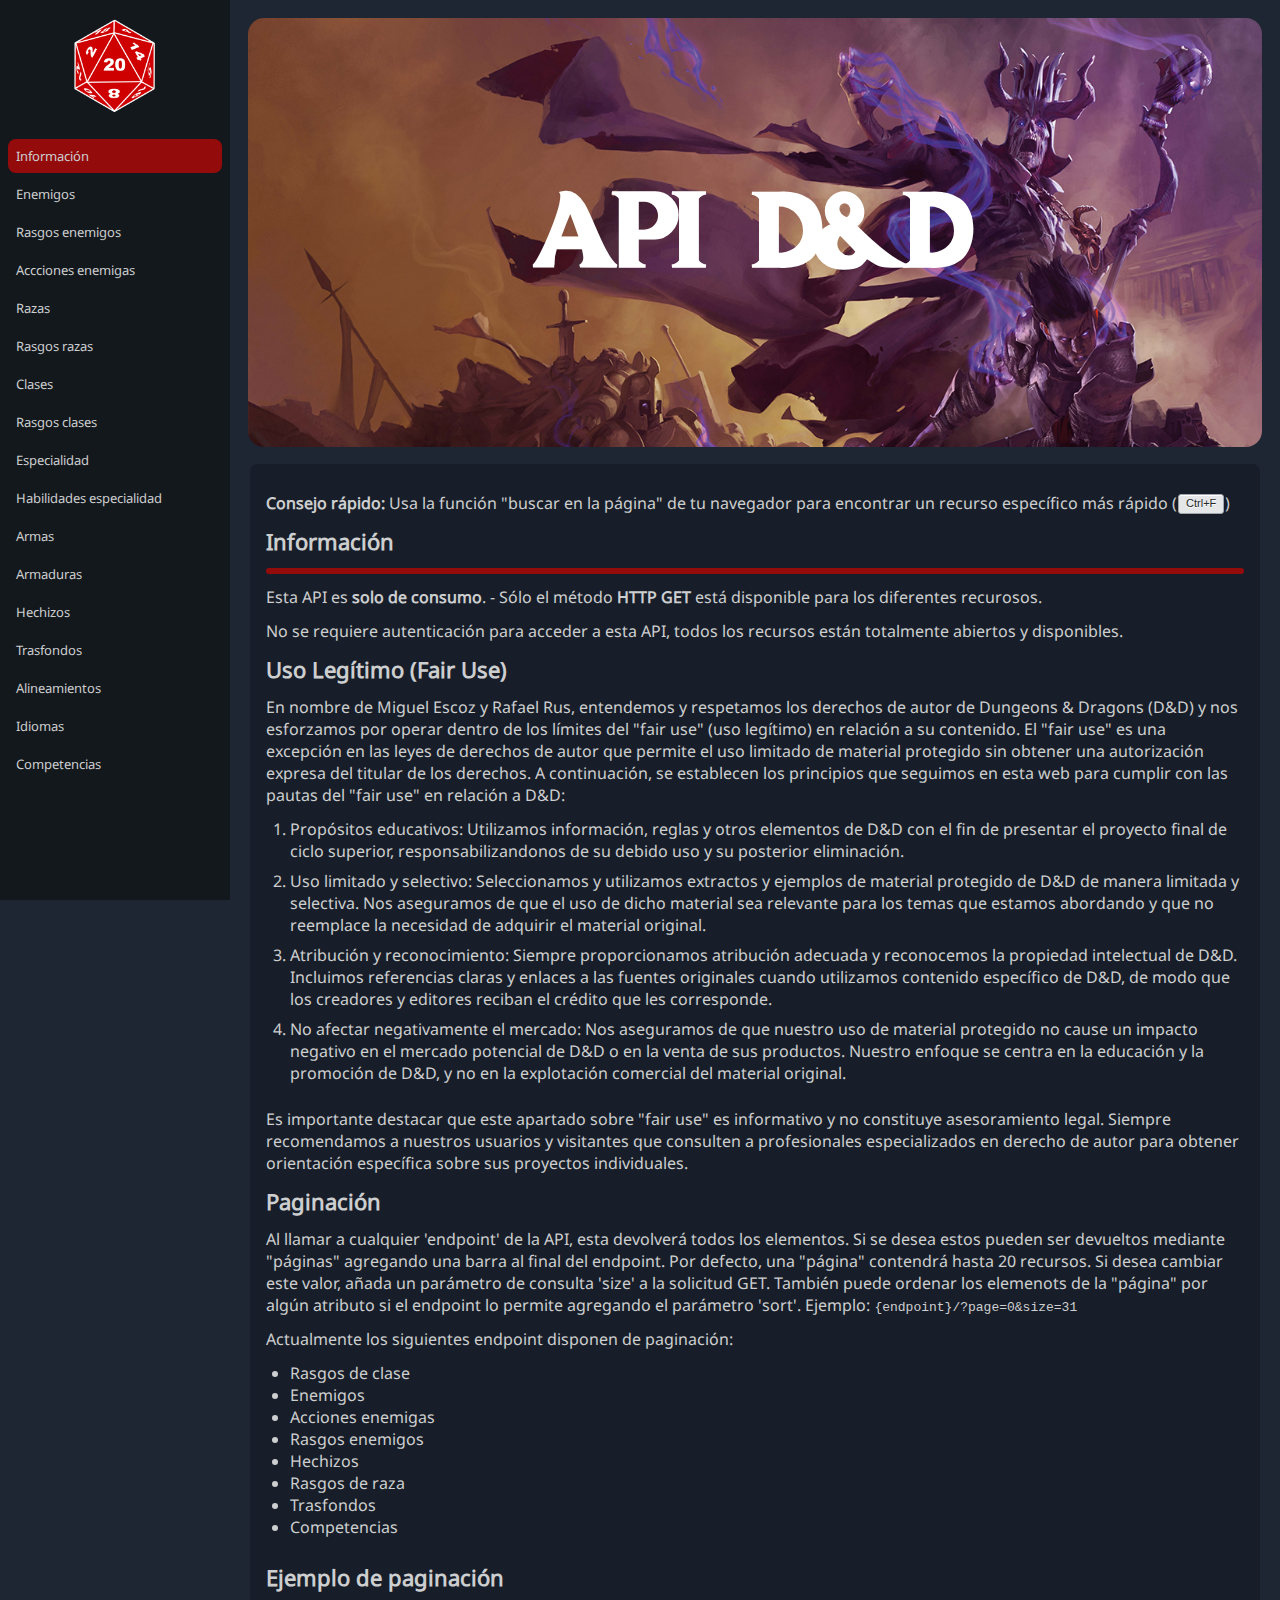
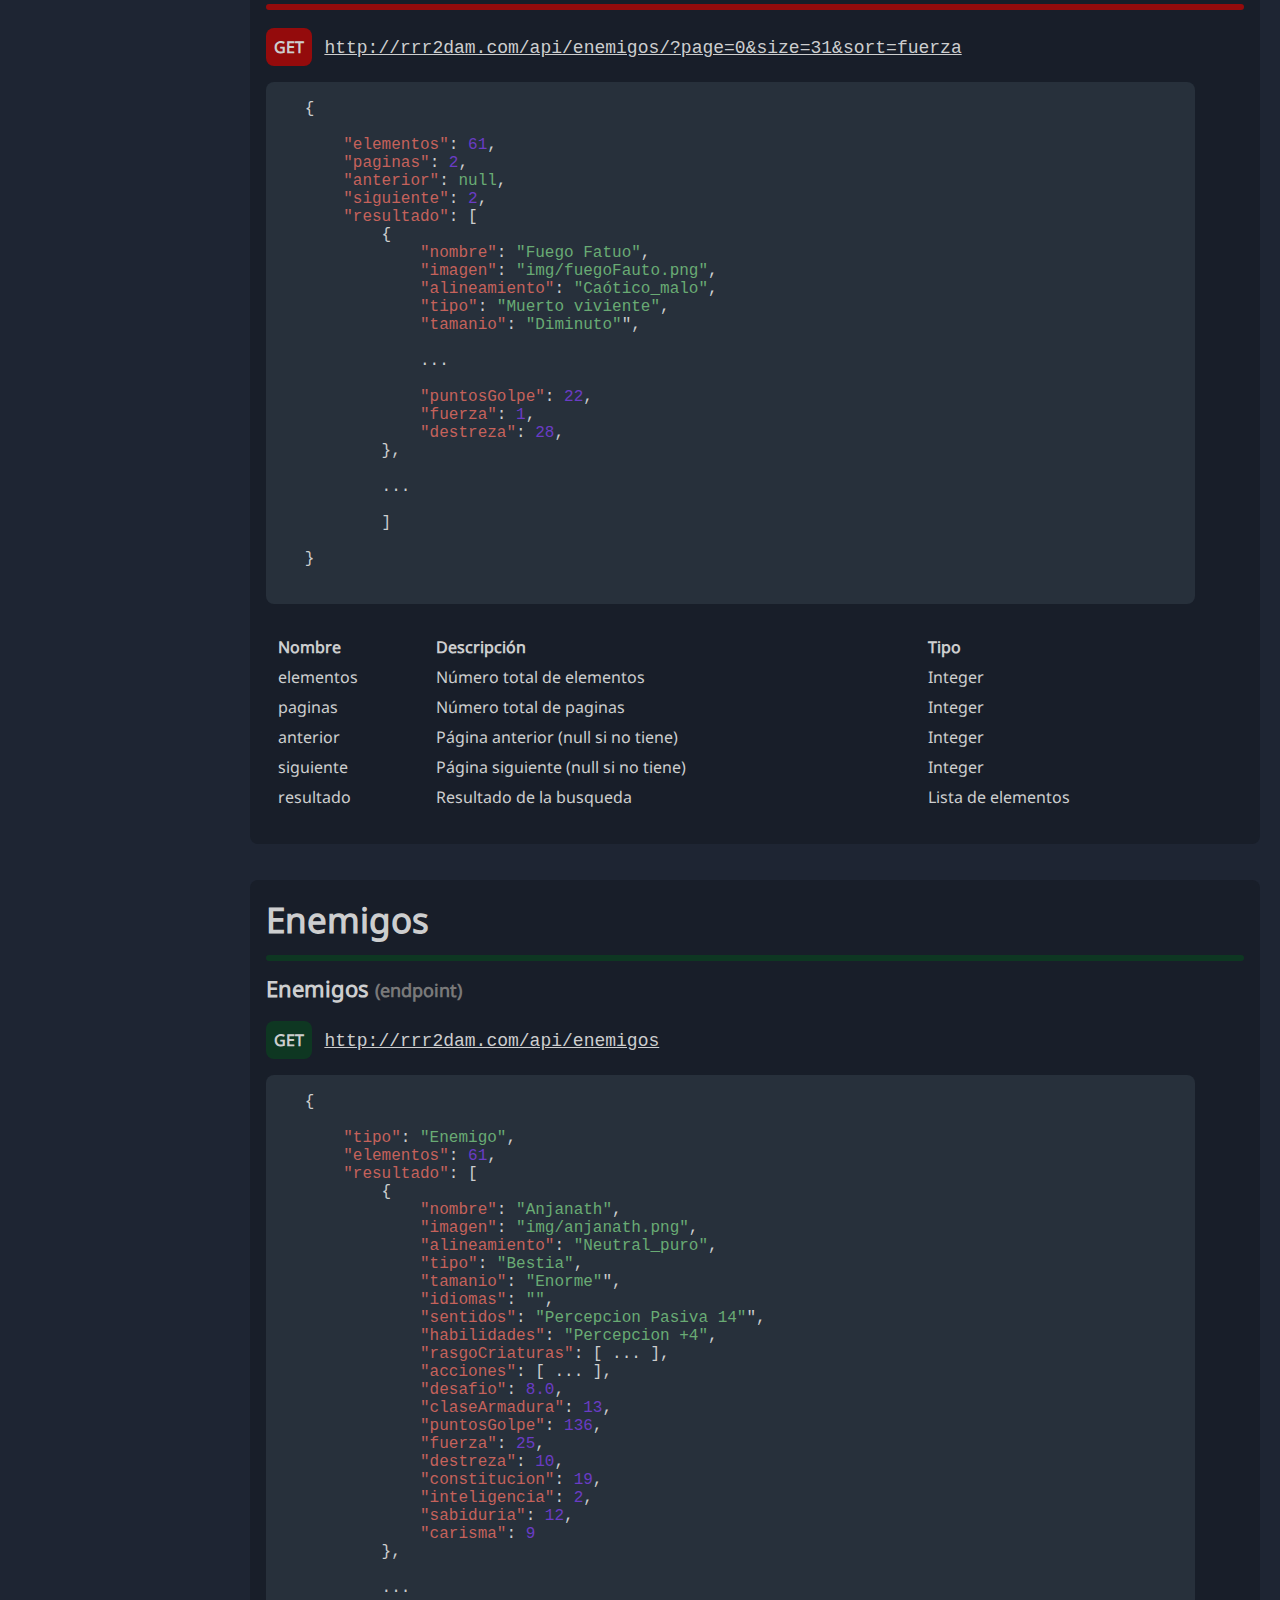
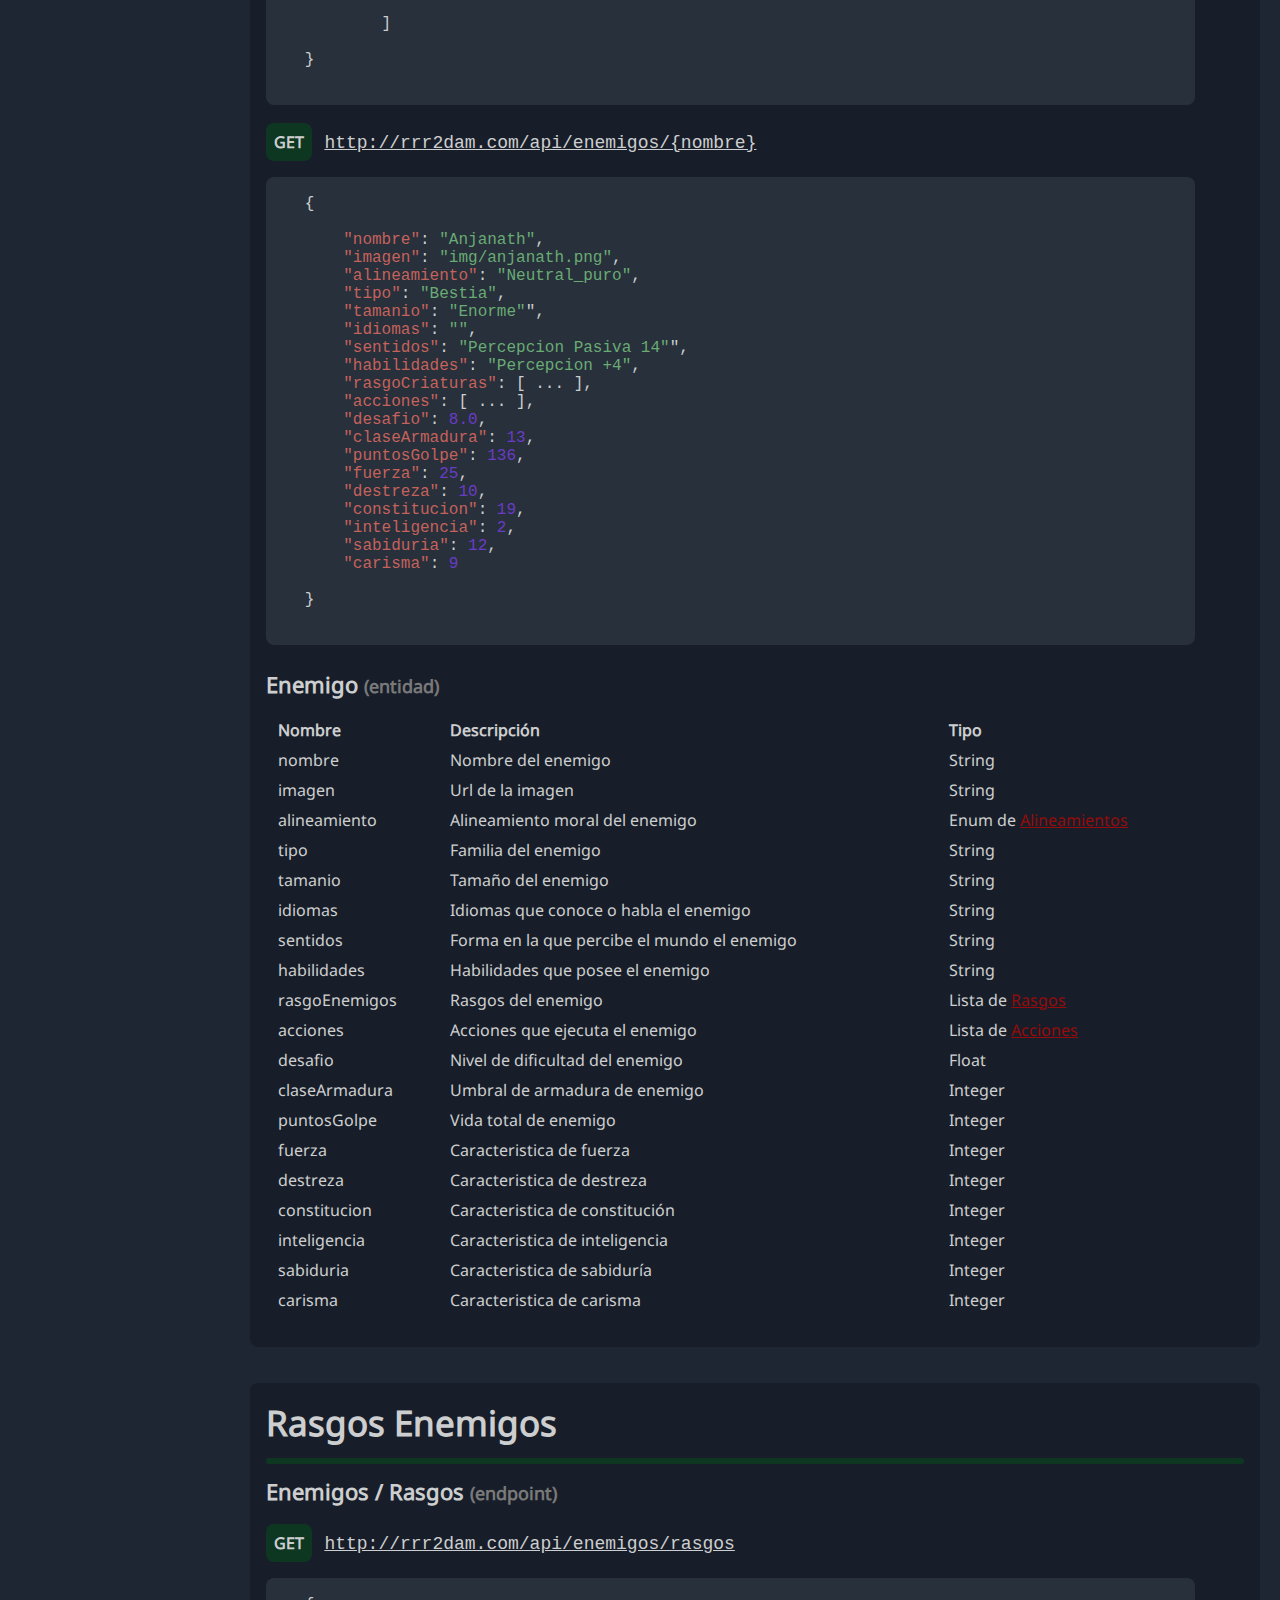
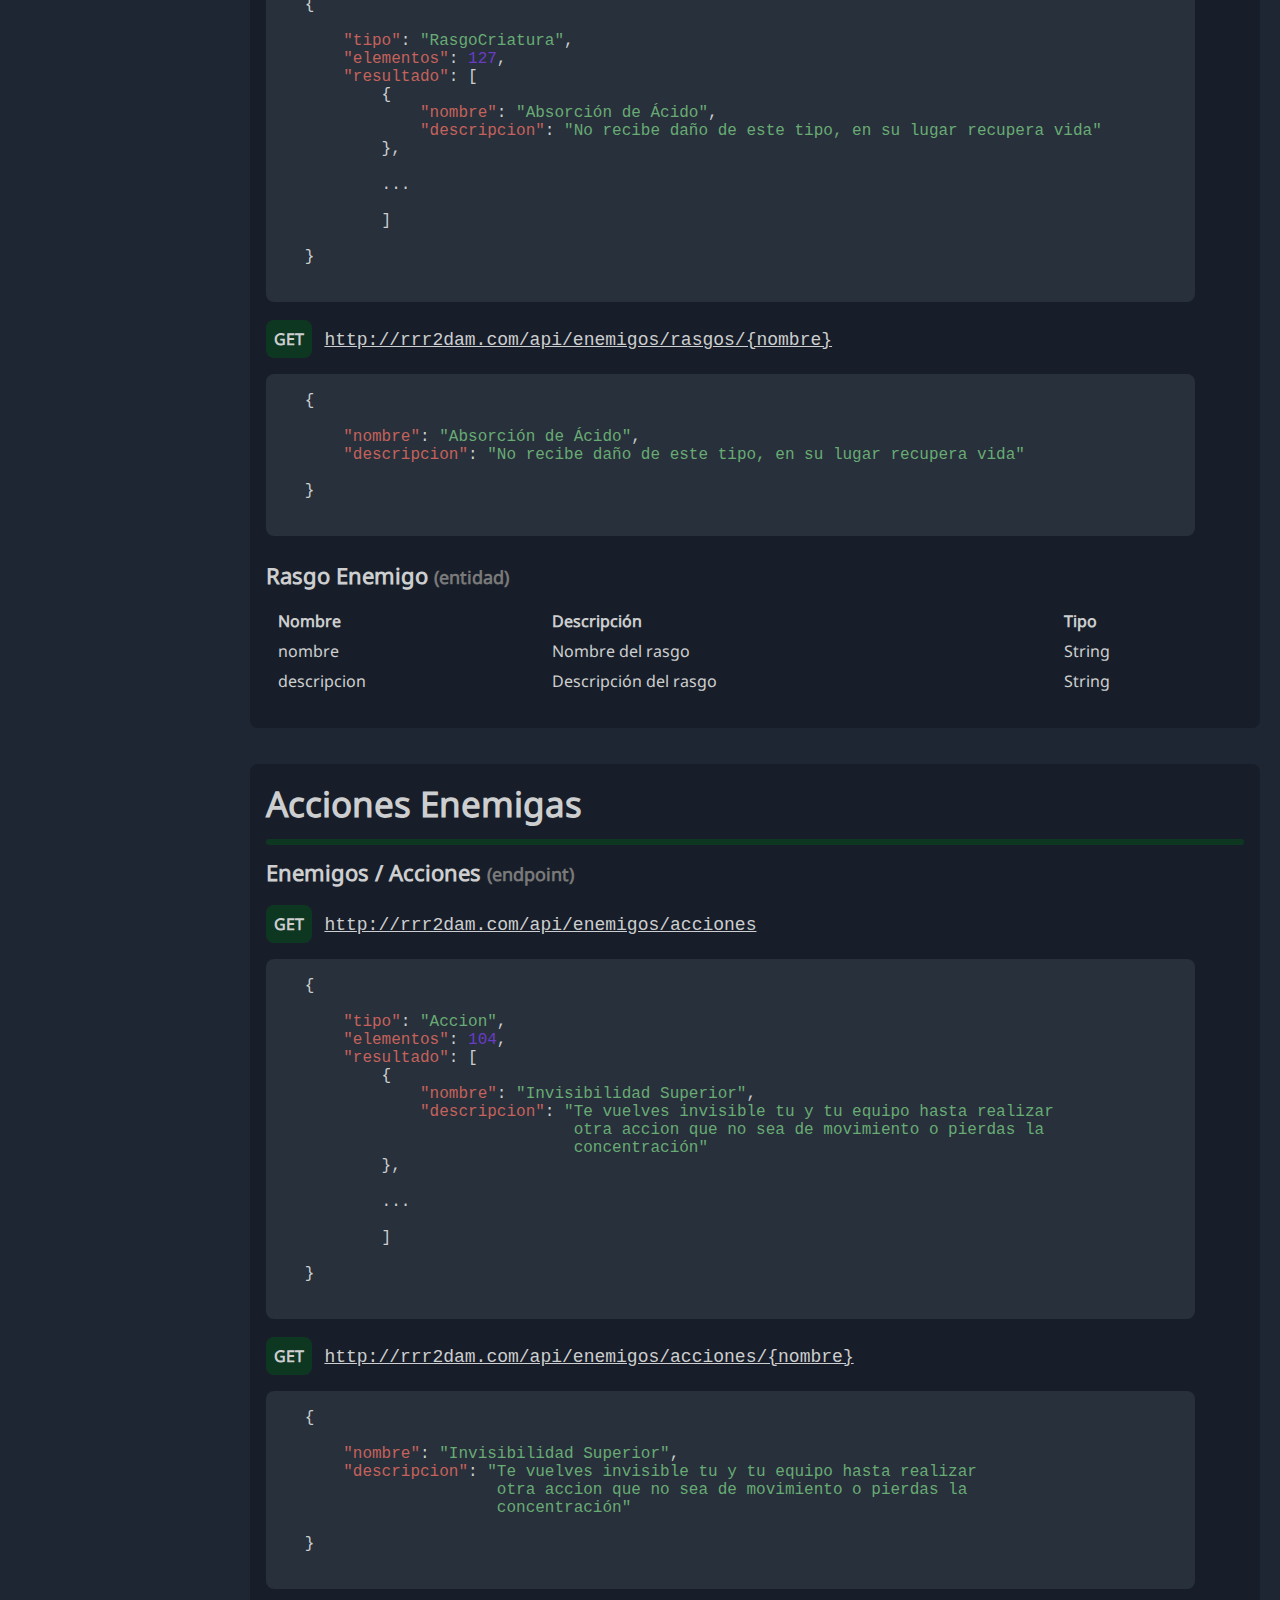
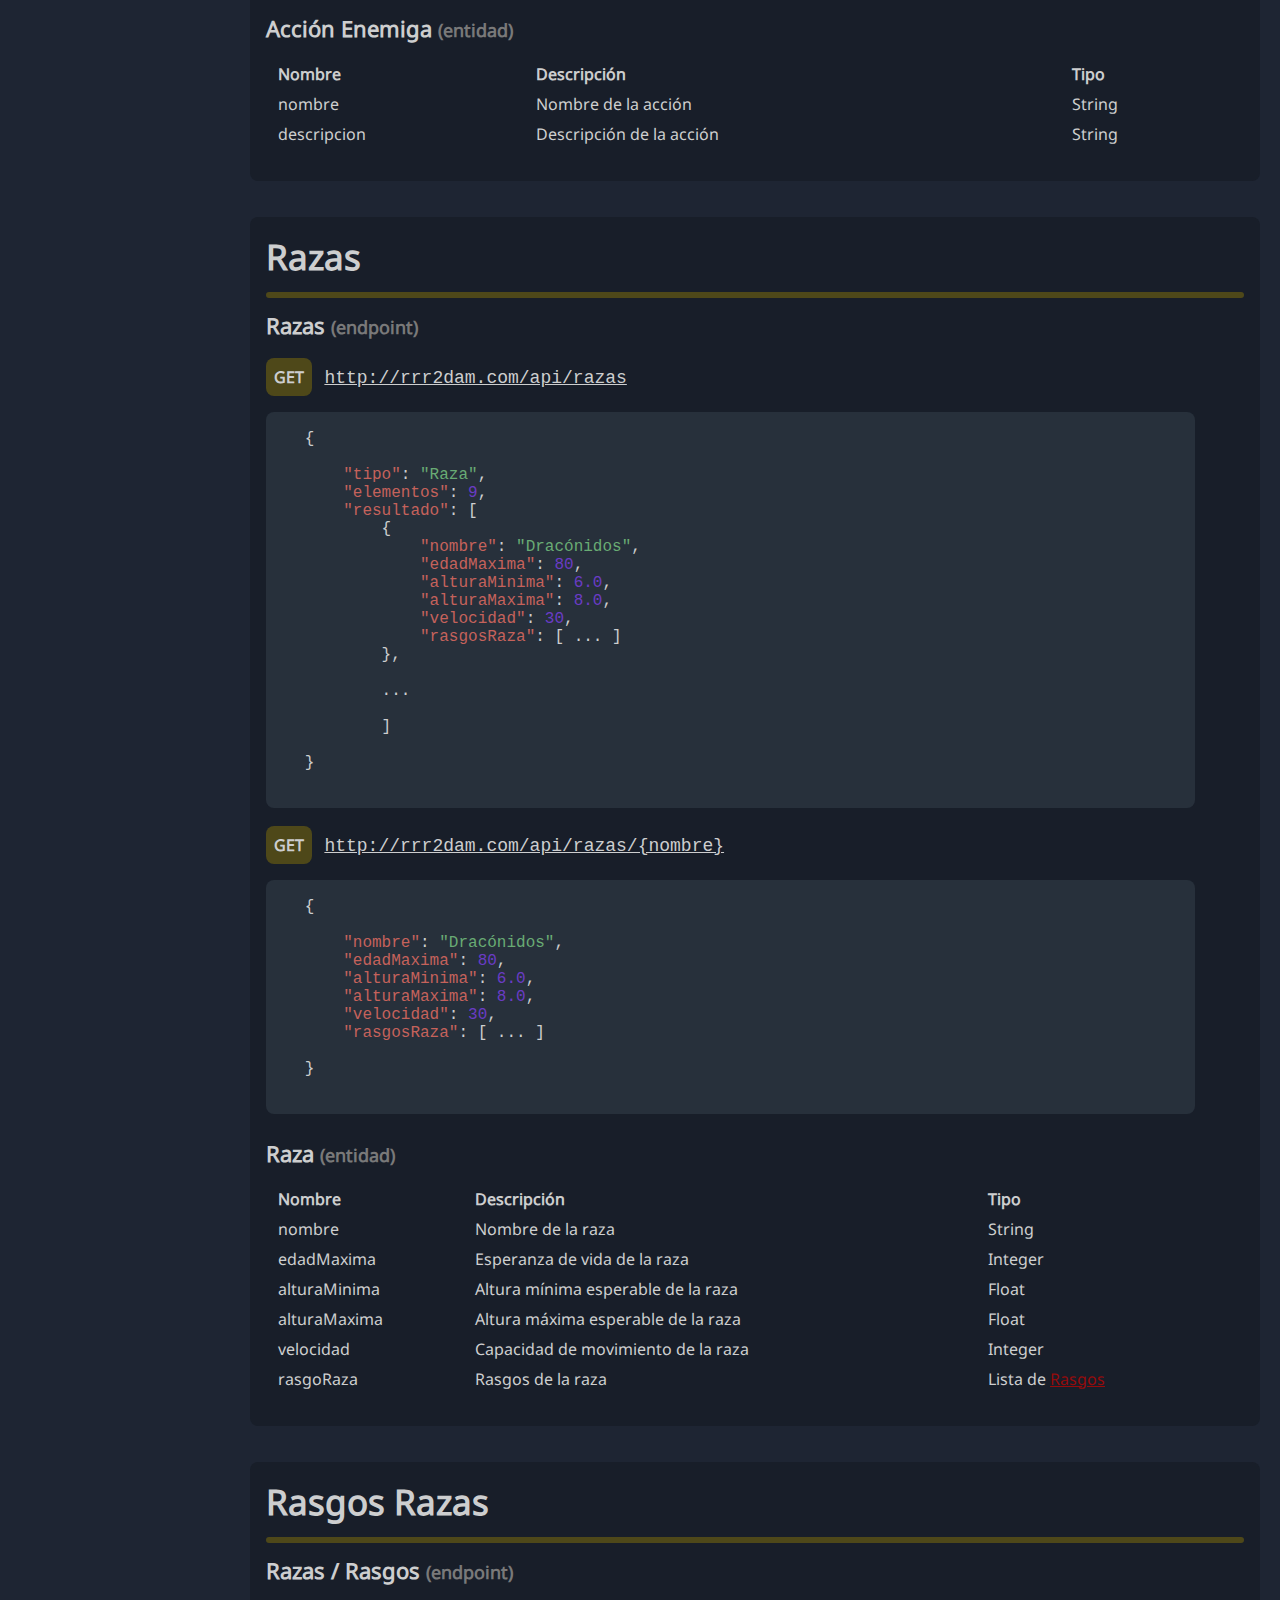
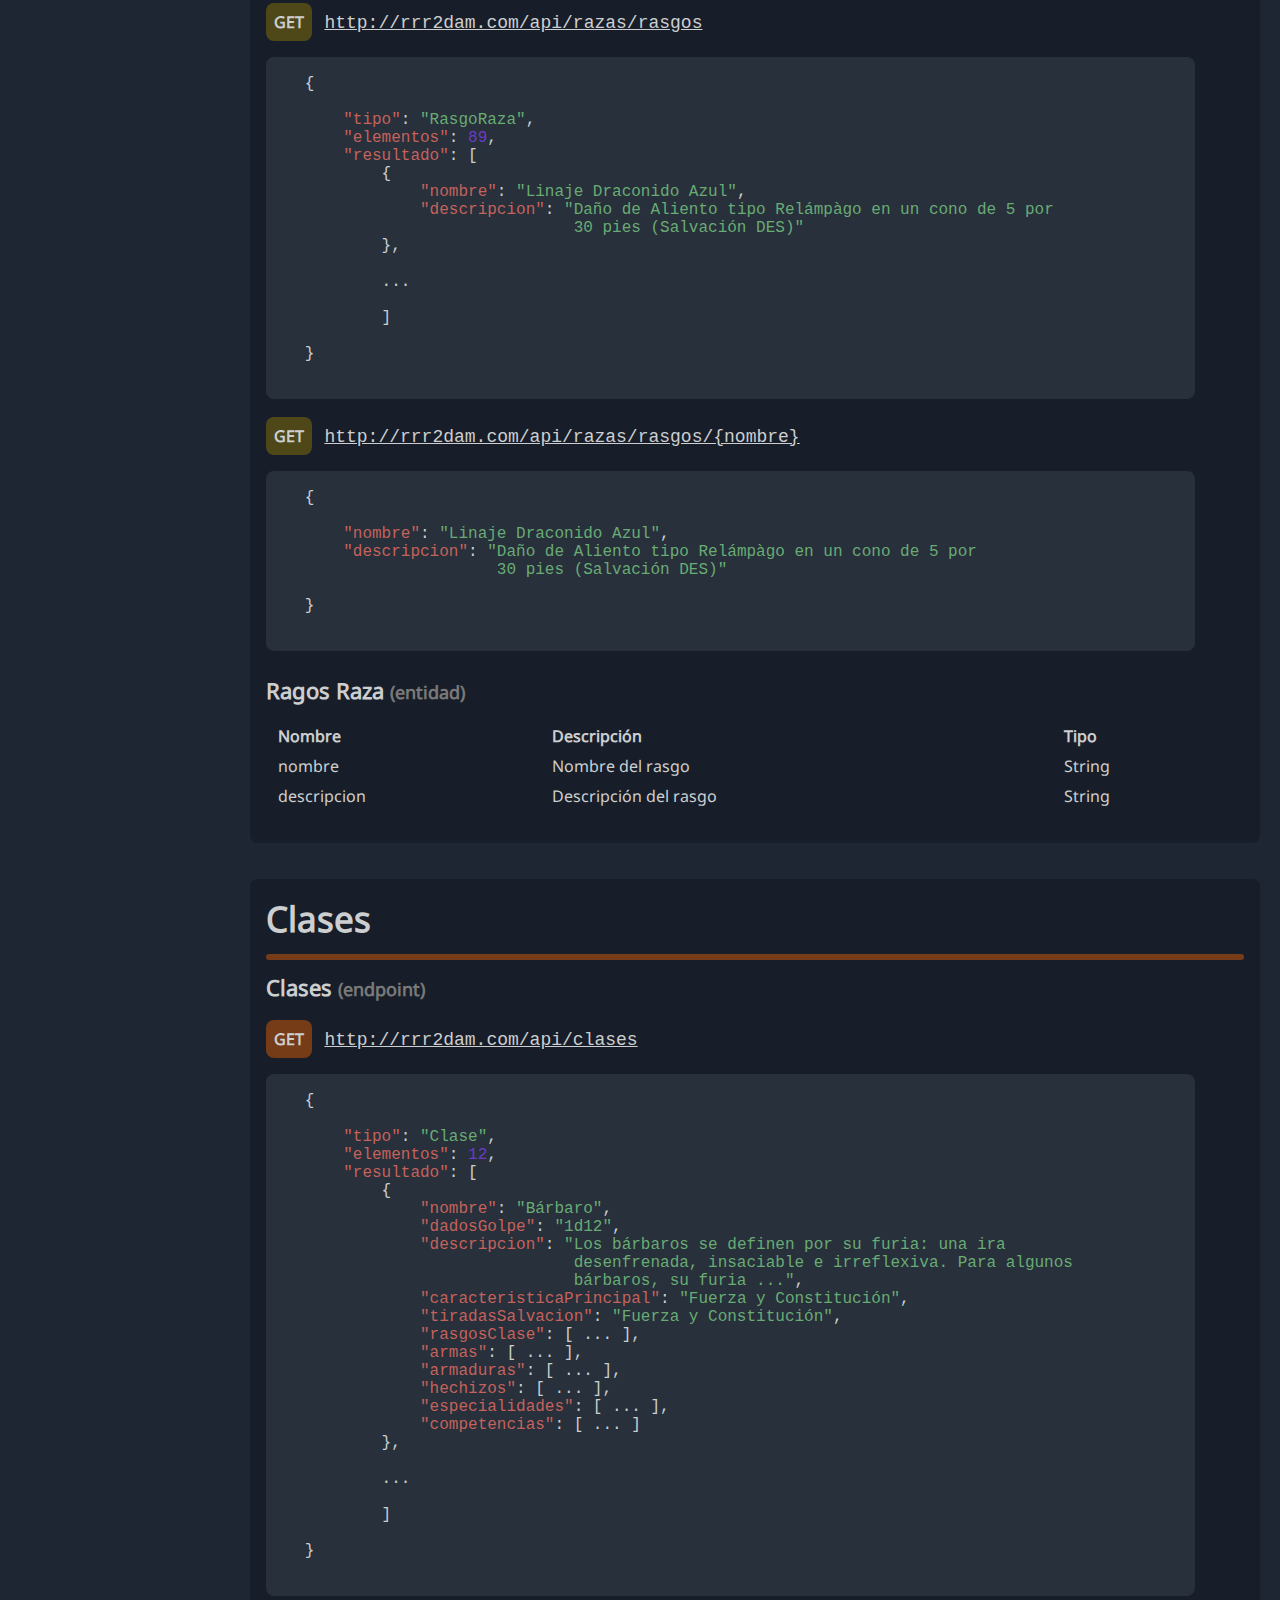
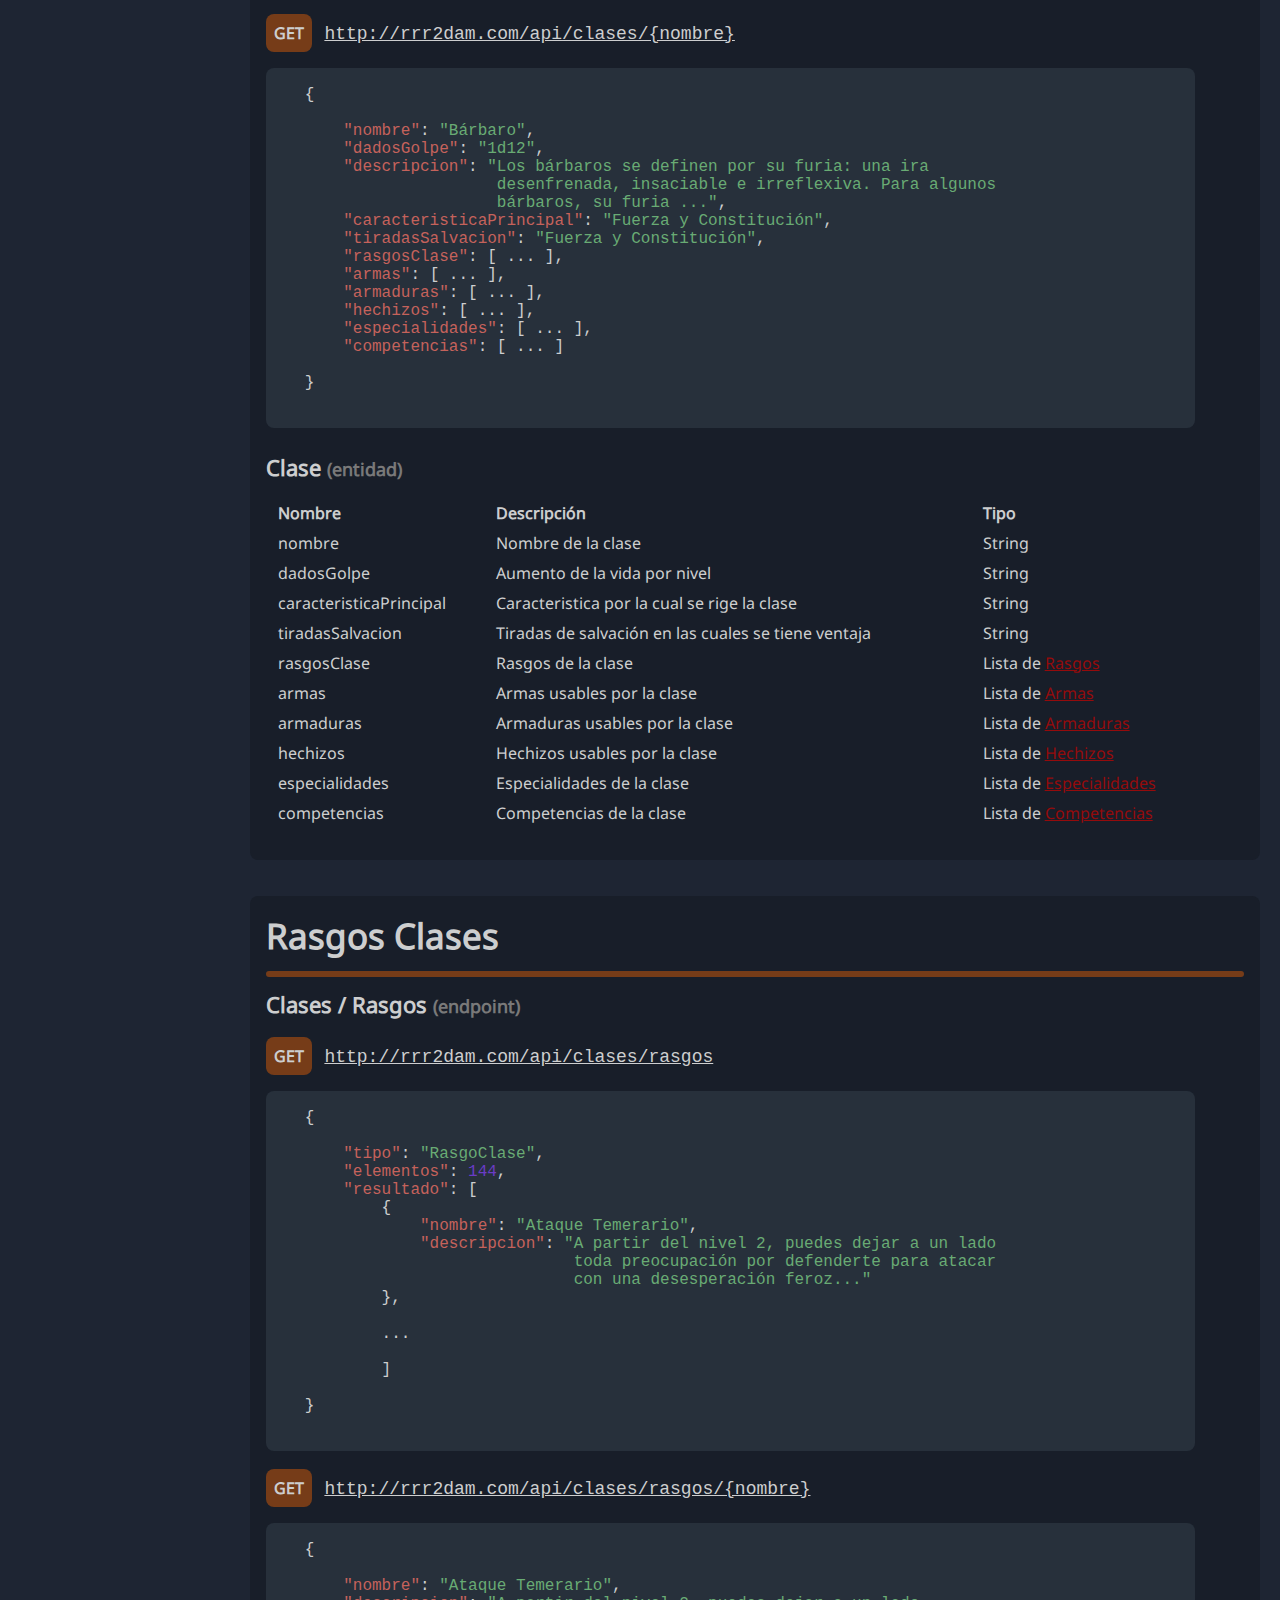
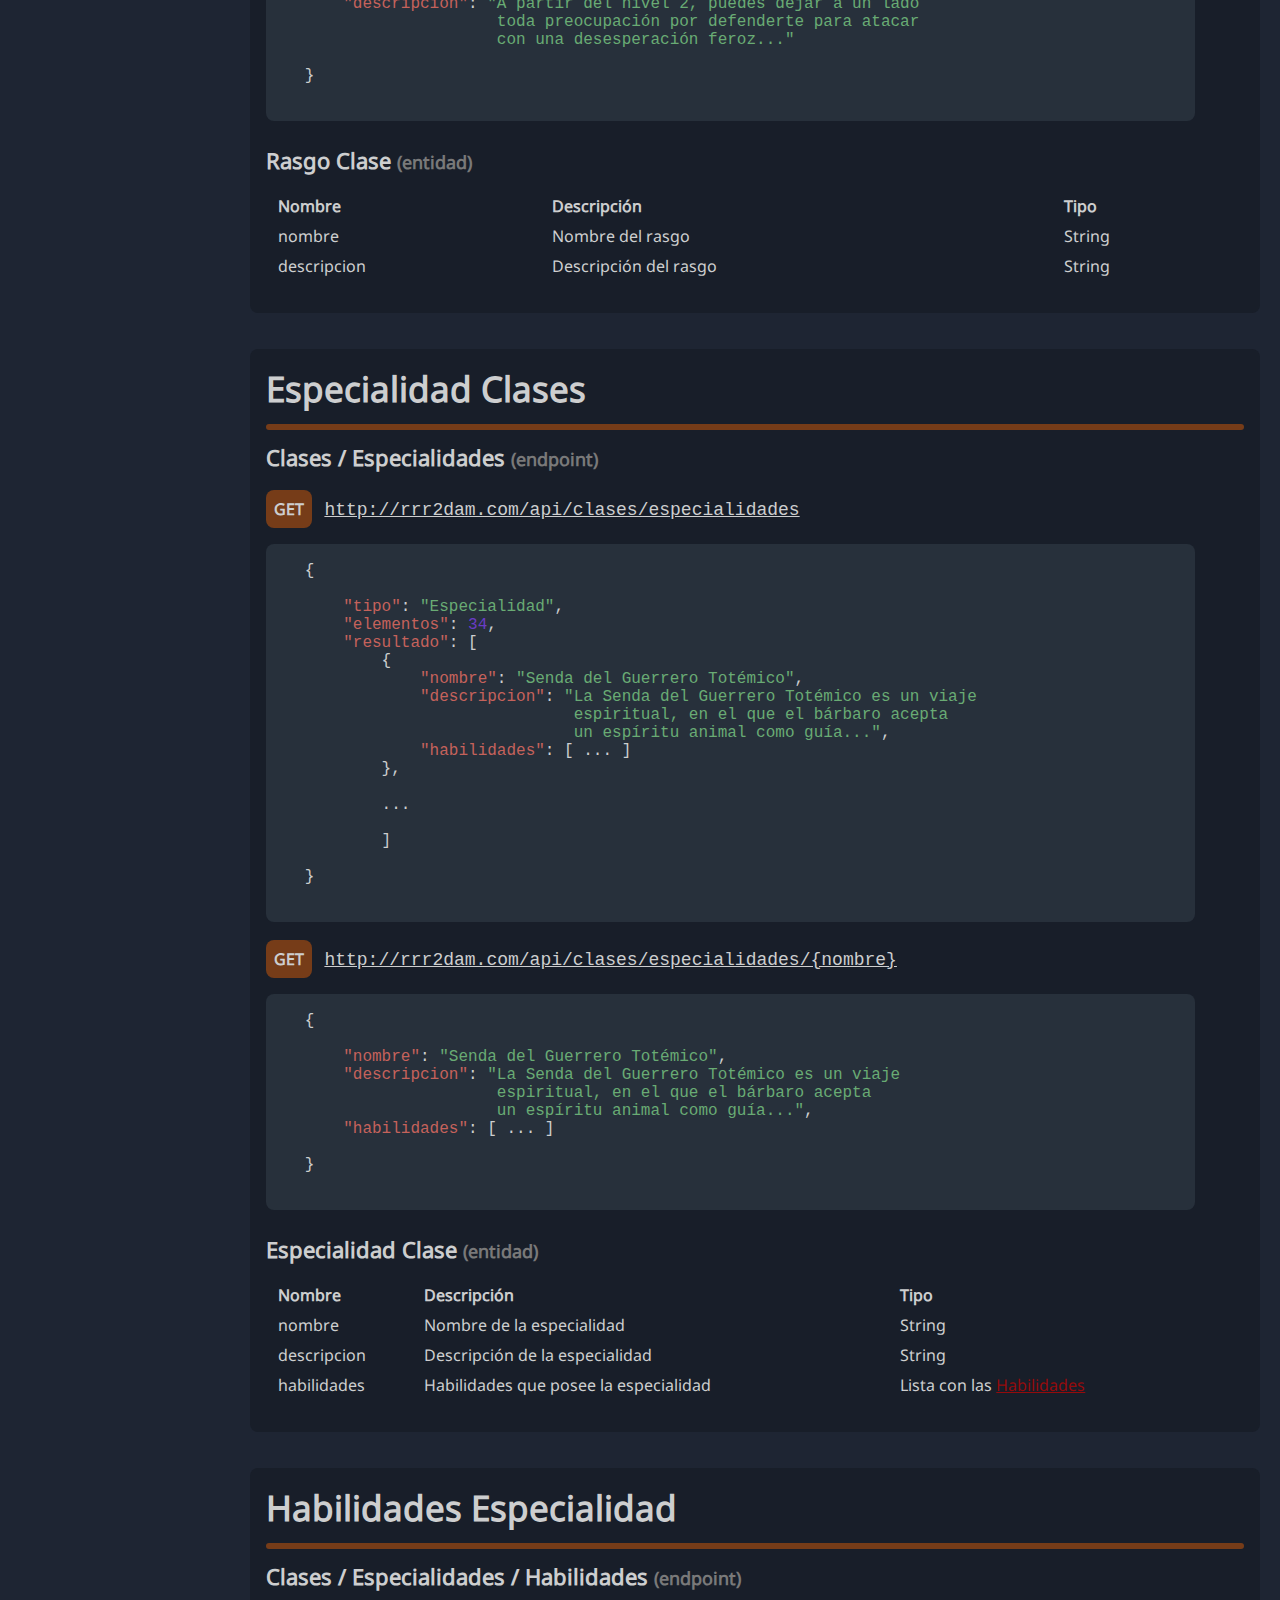
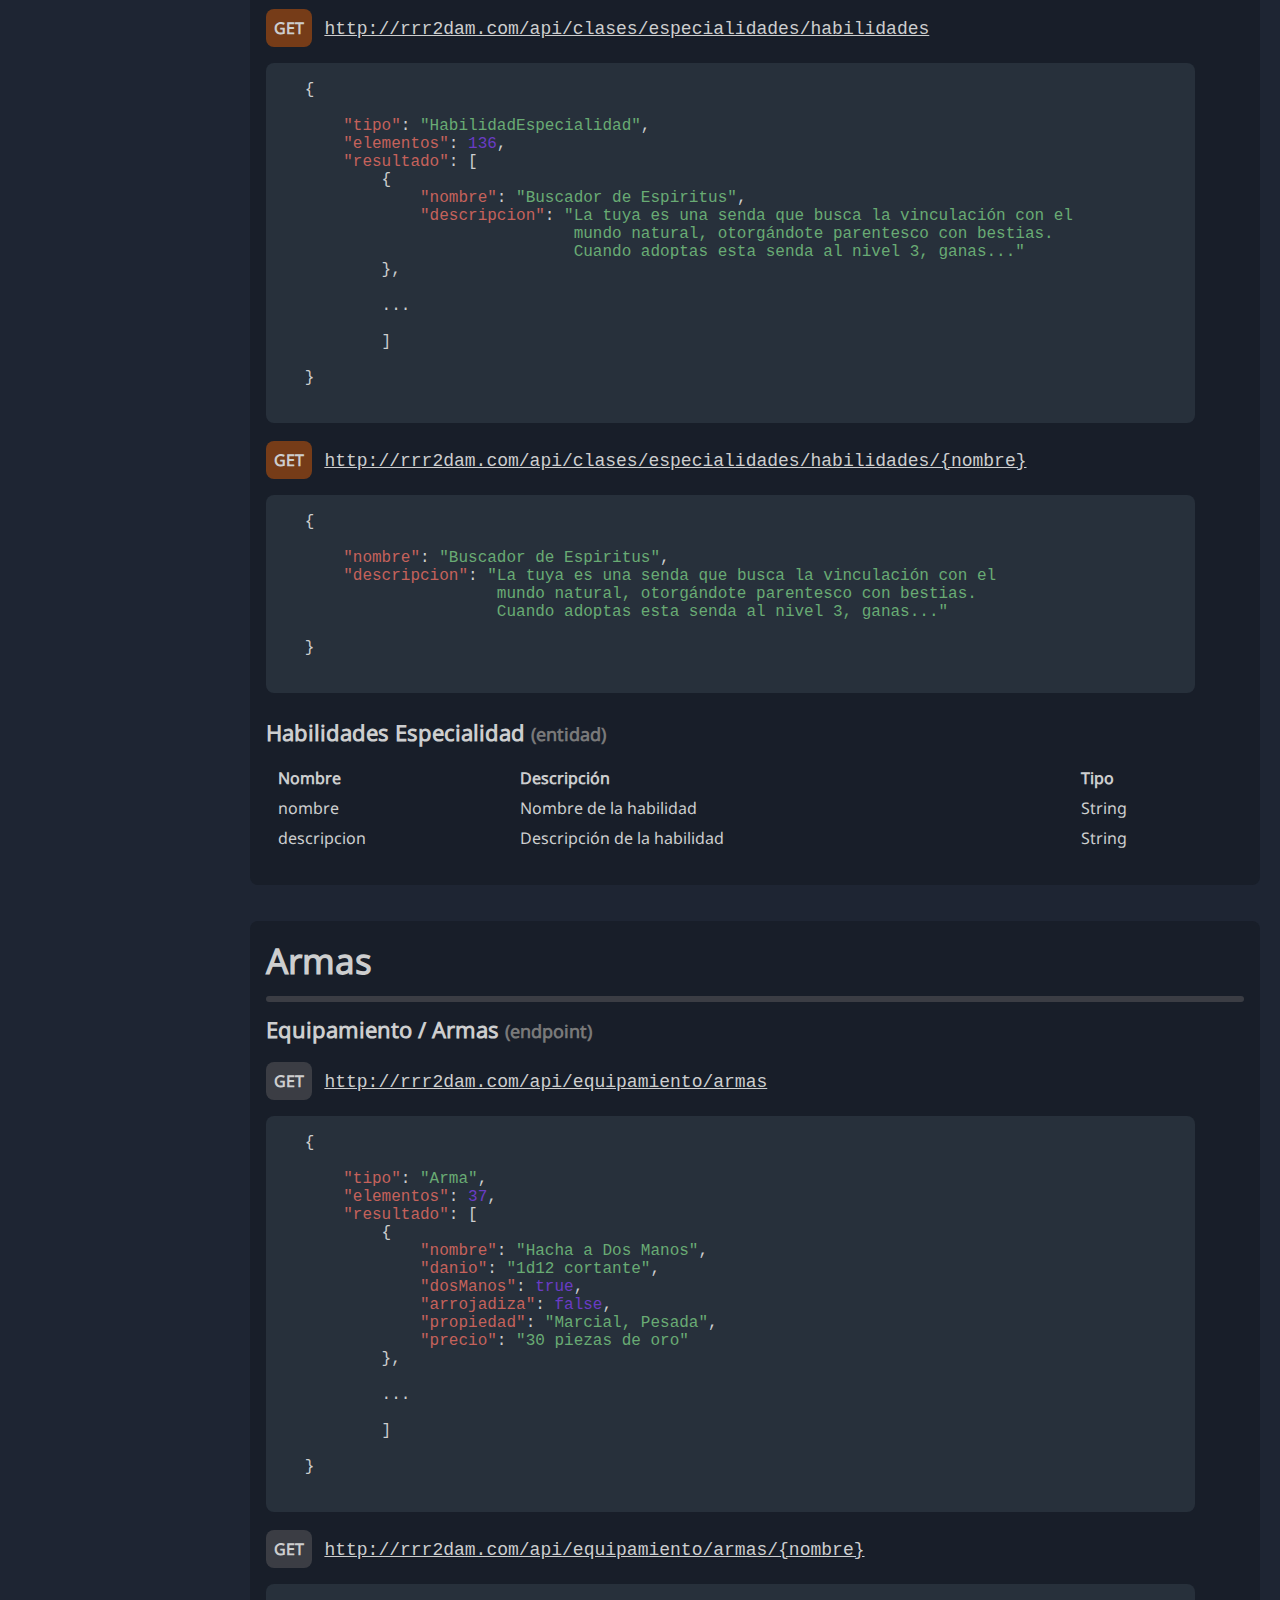
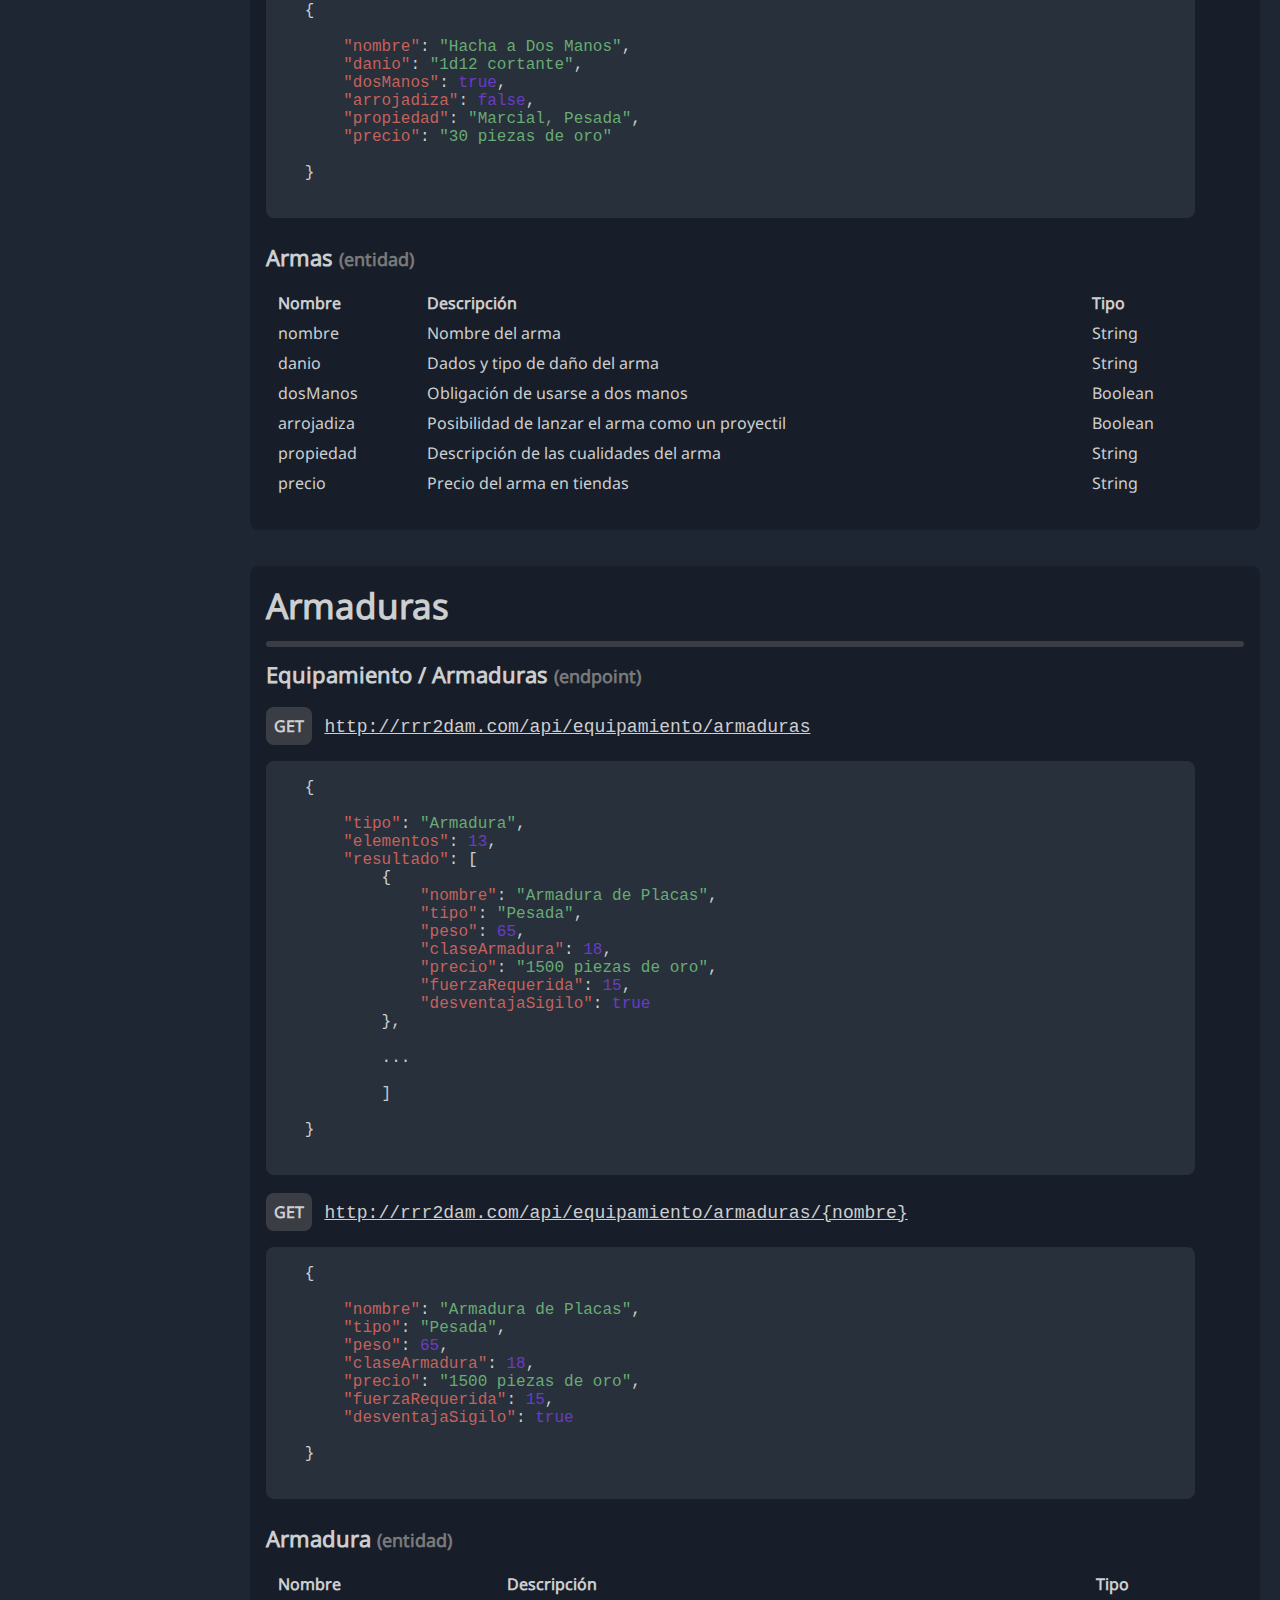
<file: index.html>
<!DOCTYPE html>
<html lang="es" xmlns:th="http://www.thymeleaf.org">

<head>
    <meta charset="UTF-8">
    <meta http-equiv="X-UA-Compatible" content="IE=edge">
    <meta name="viewport" content="width=device-width, initial-scale=1.0">

    <script src="https://ajax.googleapis.com/ajax/libs/jquery/3.6.3/jquery.min.js"></script>
    <script src="js/scripts.js"></script>

    <link rel="stylesheet" href="css/colores_fuentes.css">
    <link rel="stylesheet" href="css/estilo_general.css">
    <link rel="stylesheet" href="css/estilo_lista.css">
    <link rel="stylesheet" href="css/estilo_responsivo.css">

    <title>D&D API</title>
</head>

<body>
    <div id="barra-movil">
        <button id="click">
            <img src="img/menu.svg" />
        </button>
    </div>

    <aside>
        <img src="img/logo.png" alt="">
        <nav>
            <ul>
                <a href="#inicio">
                    <li class="lista lista-inicio inicio activa">Información</li>
                </a>
                <a href="#enemigos">
                    <li class="lista lista-enemigo enemigos">Enemigos</li>
                </a>
                <a href="#rasgos-enemigos">
                    <li class="lista lista-enemigo rasgos-enemigos">Rasgos enemigos</li>
                </a>
                <a href="#acciones-enemigas">
                    <li class="lista lista-enemigo acciones-enemigas">Accciones enemigas</li>
                </a>
                <a href="#razas">
                    <li class="lista lista-raza razas">Razas</li>
                </a>
                <a href="#rasgos-razas">
                    <li class="lista lista-raza rasgos-razas">Rasgos razas</li>
                </a>
                <a href="#clases">
                    <li class="lista lista-clase clases">Clases</li>
                </a>
                <a href="#rasgos-clases">
                    <li class="lista lista-clase rasgos-clases">Rasgos clases</li>
                </a>
                <a href="#especialidades">
                    <li class="lista lista-clase especialidades">Especialidad</li>
                </a>
                <a href="#habilidades">
                    <li class="lista lista-clase habilidades">Habilidades especialidad</li>
                </a>
                <a href="#armas">
                    <li class="lista lista-equipo armas">Armas</li>
                </a>
                <a href="#armaduras">
                    <li class="lista lista-equipo armaduras">Armaduras</li>
                </a>
                <a href="#magic">
                    <li class="lista lista-magic magic">Hechizos</li>
                </a>
                <a href="#trasfondo">
                    <li class="lista lista-vida trasfondo">Trasfondos</li>
                </a>
                <a href="#alineamiento">
                    <li class="lista lista-vida alineamiento">Alineamientos</li>
                </a>
                <a href="#idiomas">
                    <li class="lista lista-vida idiomas">Idiomas</li>
                </a>
                <a href="#competencias">
                    <li class="lista lista-comp competencias">Competencias</li>
                </a>
            </ul>
        </nav>
    </aside>
    <div id="main">

        <section id="inicio">
            <div id="banner">
                <img src="img/banner.png" alt="">
                <h1>API D&D</h1>
            </div>
        </section>

        <div class="seccion">
            <p><span class="texto-negrita">Consejo rápido:</span> Usa la función "buscar en la página" de tu navegador
                para encontrar un
                recurso específico
                más rápido (<kbd>Ctrl+F</kbd>)</p>
            <h2>Información</h2>
            <div class="separador color-rojo"></div>
            <p>Esta API es <span class="texto-negrita">solo de consumo</span>. - Sólo el método <span
                    class="texto-negrita">HTTP GET</span> está
                disponible
                para los diferentes recurosos.

            <p>No se requiere autenticación para acceder a esta API, todos los recursos están totalmente abiertos y
                disponibles.</p>

            <h2>Uso Legítimo (Fair Use)</h2>
            <p>En nombre de Miguel Escoz y Rafael Rus, entendemos y respetamos los derechos de autor de Dungeons &
                Dragons (D&D) y nos
                esforzamos por operar dentro de los límites del "fair use" (uso legítimo) en relación a su contenido. El
                "fair use" es una excepción en las leyes de derechos de autor que permite el uso limitado de material
                protegido sin obtener una autorización expresa del titular de los derechos. A continuación, se
                establecen los principios que seguimos en esta web para cumplir con las pautas del "fair use"
                en relación a D&D:</p>
            <ol>
                <li>Propósitos educativos: Utilizamos información, reglas y otros elementos de D&D con el fin de
                    presentar el proyecto final de ciclo superior, responsabilizandonos de su debido uso y su posterior
                    eliminación.</li>
                <li>Uso limitado y selectivo: Seleccionamos y utilizamos extractos y ejemplos de material protegido de
                    D&D de manera limitada y selectiva. Nos aseguramos de que el uso de dicho material sea relevante
                    para los temas que estamos abordando y que no reemplace la necesidad de adquirir el material
                    original.</li>
                <li>Atribución y reconocimiento: Siempre proporcionamos atribución adecuada y reconocemos la propiedad
                    intelectual de D&D. Incluimos referencias claras y enlaces a las fuentes originales cuando
                    utilizamos contenido específico de D&D, de modo que los creadores y editores reciban el crédito que
                    les corresponde.</li>
                <li>No afectar negativamente el mercado: Nos aseguramos de que nuestro uso de material protegido no
                    cause un impacto negativo en el mercado potencial de D&D o en la venta de sus productos. Nuestro
                    enfoque se centra en la educación y la promoción de D&D, y no en la explotación comercial del
                    material original.</li>
            </ol>
            <p>Es importante destacar que este apartado sobre "fair use" es informativo y no constituye asesoramiento
                legal. Siempre recomendamos a nuestros usuarios y visitantes que consulten a profesionales
                especializados en derecho de autor para obtener orientación específica sobre sus proyectos individuales.
            </p>

            <h2>Paginación</h2>
            <p>
                Al llamar a cualquier 'endpoint' de la API, esta devolverá todos los elementos. Si se desea estos pueden
                ser devueltos mediante "páginas" agregando una barra al final del endpoint.
                Por defecto, una "página" contendrá hasta 20 recursos. Si desea cambiar este valor, añada un
                parámetro de consulta 'size' a la solicitud GET. También puede ordenar los elemenots de la "página" por
                algún atributo si el endpoint lo permite agregando el parámetro 'sort'. Ejemplo:
                <code>{endpoint}/?page=0&size=31</code>
            </p>
            <p>Actualmente los siguientes endpoint disponen de paginación:</p>
            <ul>
                <li>Rasgos de clase</li>
                <li>Enemigos</li>
                <li>Acciones enemigas</li>
                <li>Rasgos enemigos</li>
                <li>Hechizos</li>
                <li>Rasgos de raza</li>
                <li>Trasfondos</li>
                <li>Competencias</li>
            </ul>

            <h2>Ejemplo de paginación</h2>
            <div class="separador color-rojo"></div>
            <p class="p-peticion"><span class="tipo-peticion color-rojo">GET</span><a
                    href="http://rrr2dam.com/api/enemigos"><code>http://rrr2dam.com/api/enemigos/?page=0&size=31&sort=fuerza</code></a>
            </p>

            <div class="contenedor-json">
                <pre>
                    <code>
    {
    
        <span class="color-propiedad">"elementos"</span>: <span class="color-integer">61</span>,
        <span class="color-propiedad">"paginas"</span>: <span class="color-integer">2</span>,
        <span class="color-propiedad">"anterior"</span>: <span class="color-string">null</span>,
        <span class="color-propiedad">"siguiente"</span>: <span class="color-integer">2</span>,
        <span class="color-propiedad">"resultado"</span>: [
            {
                <span class="color-propiedad">"nombre"</span>: <span class="color-string">"Fuego Fatuo"</span>,
                <span class="color-propiedad">"imagen"</span>: <span class="color-string">"img/fuegoFauto.png"</span>,
                <span class="color-propiedad">"alineamiento"</span>: <span class="color-string">"Caótico_malo"</span>,
                <span class="color-propiedad">"tipo"</span>: <span class="color-string">"Muerto viviente"</span>,
                <span class="color-propiedad">"tamanio"</span>: <span class="color-string">"Diminuto"</span>",

                ...

                <span class="color-propiedad">"puntosGolpe"</span>: <span class="color-integer">22</span>,
                <span class="color-propiedad">"fuerza"</span>: <span class="color-integer">1</span>,
                <span class="color-propiedad">"destreza"</span>: <span class="color-integer">28</span>,
            },
            
            ...

            ]
    
    }             
                </code>
            </pre>
            </div>

            <table>
                <thead>
                    <tr>
                        <th>Nombre</th>
                        <th>Descripción</th>
                        <th>Tipo</th>
                    </tr>
                </thead>
                <tbody>
                    <tr>
                        <td>elementos</td>
                        <td>Número total de elementos</td>
                        <td>Integer</td>
                    </tr>
                    <tr>
                        <td>paginas</td>
                        <td>Número total de paginas</td>
                        <td>Integer</td>
                    </tr>
                    <tr>
                        <td>anterior</td>
                        <td>Página anterior (null si no tiene)</td>
                        <td>Integer</td>
                    </tr>
                    <tr>
                        <td>siguiente</td>
                        <td>Página siguiente (null si no tiene)</td>
                        <td>Integer</td>
                    </tr>
                    <tr>
                        <td>resultado</td>
                        <td>Resultado de la busqueda</td>
                        <td>Lista de elementos</td>
                    </tr>
                </tbody>
            </table>
        </div>

        <section id="enemigos" class="seccion">

            <h1>Enemigos</h1>
            <div class="separador color-enemigo"></div>

            <h2>Enemigos <span class="texto-gris">(endpoint)</span></h2>
            <p class="p-peticion"><span class="tipo-peticion color-enemigo">GET</span><a
                    href="http://rrr2dam.com/api/enemigos"><code>http://rrr2dam.com/api/enemigos</code></a></p>

            <div class="contenedor-json">
                <pre>
                    <code>
    {
    
        <span class="color-propiedad">"tipo"</span>: <span class="color-string">"Enemigo"</span>,
        <span class="color-propiedad">"elementos"</span>: <span class="color-integer">61</span>,
        <span class="color-propiedad">"resultado"</span>: [
            {
                <span class="color-propiedad">"nombre"</span>: <span class="color-string">"Anjanath"</span>,
                <span class="color-propiedad">"imagen"</span>: <span class="color-string">"img/anjanath.png"</span>,
                <span class="color-propiedad">"alineamiento"</span>: <span class="color-string">"Neutral_puro"</span>,
                <span class="color-propiedad">"tipo"</span>: <span class="color-string">"Bestia"</span>,
                <span class="color-propiedad">"tamanio"</span>: <span class="color-string">"Enorme"</span>",
                <span class="color-propiedad">"idiomas"</span>: <span class="color-string">""</span>,
                <span class="color-propiedad">"sentidos"</span>: <span class="color-string">"Percepcion Pasiva 14"</span>",     
                <span class="color-propiedad">"habilidades"</span>: <span class="color-string">"Percepcion +4"</span>,
                <span class="color-propiedad">"rasgoCriaturas"</span>: [ ... ],
                <span class="color-propiedad">"acciones"</span>: [ ... ],
                <span class="color-propiedad">"desafio"</span>: <span class="color-integer">8.0</span>,
                <span class="color-propiedad">"claseArmadura"</span>: <span class="color-integer">13</span>,
                <span class="color-propiedad">"puntosGolpe"</span>: <span class="color-integer">136</span>,
                <span class="color-propiedad">"fuerza"</span>: <span class="color-integer">25</span>,
                <span class="color-propiedad">"destreza"</span>: <span class="color-integer">10</span>,
                <span class="color-propiedad">"constitucion"</span>: <span class="color-integer">19</span>,
                <span class="color-propiedad">"inteligencia"</span>: <span class="color-integer">2</span>,
                <span class="color-propiedad">"sabiduria"</span>: <span class="color-integer">12</span>,
                <span class="color-propiedad">"carisma"</span>: <span class="color-integer">9</span>
            },
            
            ...

            ]
    
    }             
                </code>
            </pre>
            </div>

            <p class="p-peticion"><span class="tipo-peticion color-enemigo">GET</span><a
                    href="http://rrr2dam.com/api/enemigos/anjanath"><code>http://rrr2dam.com/api/enemigos/{nombre}</code></a>
            </p>

            <div class="contenedor-json">
                <pre>
                    <code>
    {

        <span class="color-propiedad">"nombre"</span>: <span class="color-string">"Anjanath"</span>,
        <span class="color-propiedad">"imagen"</span>: <span class="color-string">"img/anjanath.png"</span>,
        <span class="color-propiedad">"alineamiento"</span>: <span class="color-string">"Neutral_puro"</span>,
        <span class="color-propiedad">"tipo"</span>: <span class="color-string">"Bestia"</span>,
        <span class="color-propiedad">"tamanio"</span>: <span class="color-string">"Enorme"</span>",
        <span class="color-propiedad">"idiomas"</span>: <span class="color-string">""</span>,
        <span class="color-propiedad">"sentidos"</span>: <span class="color-string">"Percepcion Pasiva 14"</span>",     
        <span class="color-propiedad">"habilidades"</span>: <span class="color-string">"Percepcion +4"</span>,
        <span class="color-propiedad">"rasgoCriaturas"</span>: [ ... ],
        <span class="color-propiedad">"acciones"</span>: [ ... ],
        <span class="color-propiedad">"desafio"</span>: <span class="color-integer">8.0</span>,
        <span class="color-propiedad">"claseArmadura"</span>: <span class="color-integer">13</span>,
        <span class="color-propiedad">"puntosGolpe"</span>: <span class="color-integer">136</span>,
        <span class="color-propiedad">"fuerza"</span>: <span class="color-integer">25</span>,
        <span class="color-propiedad">"destreza"</span>: <span class="color-integer">10</span>,
        <span class="color-propiedad">"constitucion"</span>: <span class="color-integer">19</span>,
        <span class="color-propiedad">"inteligencia"</span>: <span class="color-integer">2</span>,
        <span class="color-propiedad">"sabiduria"</span>: <span class="color-integer">12</span>,
        <span class="color-propiedad">"carisma"</span>: <span class="color-integer">9</span>
    
    }             
                </code>
            </pre>
            </div>

            <h2>Enemigo <span class="texto-gris">(entidad)</span></h2>
            <table>
                <thead>
                    <tr>
                        <th>Nombre</th>
                        <th>Descripción</th>
                        <th>Tipo</th>
                    </tr>
                </thead>
                <tbody>
                    <tr>
                        <td>nombre</td>
                        <td>Nombre del enemigo</td>
                        <td>String</td>
                    </tr>
                    <tr>
                        <td>imagen</td>
                        <td>Url de la imagen</td>
                        <td>String</td>
                    </tr>
                    <tr>
                        <td>alineamiento</td>
                        <td>Alineamiento moral del enemigo</td>
                        <td>Enum de <a href="#alineamiento">Alineamientos</a></td>
                    </tr>
                    <tr>
                        <td>tipo</td>
                        <td>Familia del enemigo</td>
                        <td>String</td>
                    </tr>
                    <tr>
                        <td>tamanio</td>
                        <td>Tamaño del enemigo</td>
                        <td>String</td>
                    </tr>
                    <tr>
                        <td>idiomas</td>
                        <td>Idiomas que conoce o habla el enemigo</td>
                        <td>String</td>
                    </tr>
                    <tr>
                        <td>sentidos</td>
                        <td>Forma en la que percibe el mundo el enemigo</td>
                        <td>String</td>
                    </tr>
                    <tr>
                        <td>habilidades</td>
                        <td>Habilidades que posee el enemigo</td>
                        <td>String</td>
                    </tr>
                    <tr>
                        <td>rasgoEnemigos</td>
                        <td>Rasgos del enemigo</td>
                        <td>Lista de <a href="#rasgos-enemigos">Rasgos</a></td>
                    </tr>
                    <tr>
                        <td>acciones</td>
                        <td>Acciones que ejecuta el enemigo</td>
                        <td>Lista de <a href="#acciones-enemigas">Acciones</a></td>
                    </tr>
                    <tr>
                        <td>desafio</td>
                        <td>Nivel de dificultad del enemigo</td>
                        <td>Float</td>
                    </tr>
                    <tr>
                        <td>claseArmadura</td>
                        <td>Umbral de armadura de enemigo</td>
                        <td>Integer</td>
                    </tr>
                    <tr>
                        <td>puntosGolpe</td>
                        <td>Vida total de enemigo</td>
                        <td>Integer</td>
                    </tr>
                    <tr>
                        <td>fuerza</td>
                        <td>Caracteristica de fuerza</td>
                        <td>Integer</td>
                    </tr>
                    <tr>
                        <td>destreza</td>
                        <td>Caracteristica de destreza</td>
                        <td>Integer</td>
                    </tr>
                    <tr>
                        <td>constitucion</td>
                        <td>Caracteristica de constitución</td>
                        <td>Integer</td>
                    </tr>
                    <tr>
                        <td>inteligencia</td>
                        <td>Caracteristica de inteligencia</td>
                        <td>Integer</td>
                    </tr>
                    <tr>
                        <td>sabiduria</td>
                        <td>Caracteristica de sabiduría</td>
                        <td>Integer</td>
                    </tr>
                    <tr>
                        <td>carisma</td>
                        <td>Caracteristica de carisma</td>
                        <td>Integer</td>
                    </tr>
                </tbody>
            </table>

        </section>

        <section id="rasgos-enemigos" class="seccion">

            <h1>Rasgos Enemigos</h1>
            <div class="separador color-enemigo"></div>

            <h2>Enemigos / Rasgos <span class="texto-gris">(endpoint)</span></h2>
            <p class="p-peticion"><span class="tipo-peticion color-enemigo">GET</span><a
                    href="http://rrr2dam.com/api/enemigos/rasgos"><code>http://rrr2dam.com/api/enemigos/rasgos</code></a>
            </p>

            <div class="contenedor-json">
                <pre>
                    <code>
    {
        
        <span class="color-propiedad">"tipo"</span>: <span class="color-string">"RasgoCriatura"</span>,
        <span class="color-propiedad">"elementos"</span>: <span class="color-integer">127</span>,
        <span class="color-propiedad">"resultado"</span>: [
            {
                <span class="color-propiedad">"nombre"</span>: <span class="color-string">"Absorción de Ácido"</span>,
                <span class="color-propiedad">"descripcion"</span>: <span class="color-string">"No recibe daño de este tipo, en su lugar recupera vida"</span>
            },

            ...
    
            ]

    }             
                </code>
            </pre>
            </div>

            <p class="p-peticion"><span class="tipo-peticion color-enemigo">GET</span><a
                    href="http://rrr2dam.com/api/enemigos/rasgos/absorción de ácido"><code>http://rrr2dam.com/api/enemigos/rasgos/{nombre}</code></a>
            </p>

            <div class="contenedor-json">
                <pre>
                    <code>
    {

        <span class="color-propiedad">"nombre"</span>: <span class="color-string">"Absorción de Ácido"</span>,
        <span class="color-propiedad">"descripcion"</span>: <span class="color-string">"No recibe daño de este tipo, en su lugar recupera vida"</span>
    
    }             
                </code>
            </pre>
            </div>

            <h2>Rasgo Enemigo <span class="texto-gris">(entidad)</span></h2>
            <table>
                <thead>
                    <tr>
                        <th>Nombre</th>
                        <th>Descripción</th>
                        <th>Tipo</th>
                    </tr>
                </thead>
                <tbody>
                    <tr>
                        <td>nombre</td>
                        <td>Nombre del rasgo</td>
                        <td>String</td>
                    </tr>
                    <tr>
                        <td>descripcion</td>
                        <td>Descripción del rasgo</td>
                        <td>String</td>
                    </tr>
                </tbody>
            </table>

        </section>

        <section id="acciones-enemigas" class="seccion">

            <h1>Acciones Enemigas</h1>
            <div class="separador color-enemigo"></div>

            <h2>Enemigos / Acciones <span class="texto-gris">(endpoint)</span></h2>
            <p class="p-peticion"><span class="tipo-peticion color-enemigo">GET</span><a
                    href="http://rrr2dam.com/api/enemigos/acciones"><code>http://rrr2dam.com/api/enemigos/acciones</code></a>
            </p>

            <div class="contenedor-json">
                <pre>
                    <code>
    {
    
        <span class="color-propiedad">"tipo"</span>: <span class="color-string">"Accion"</span>,
        <span class="color-propiedad">"elementos"</span>: <span class="color-integer">104</span>,
        <span class="color-propiedad">"resultado"</span>: [
            {
                <span class="color-propiedad">"nombre"</span>: <span class="color-string">"Invisibilidad Superior"</span>,
                <span class="color-propiedad">"descripcion"</span>: <span class="color-string">"Te vuelves invisible tu y tu equipo hasta realizar 
                                otra accion que no sea de movimiento o pierdas la 
                                concentración"</span>
            },

            ...
    
            ]

    }             
                </code>
            </pre>
            </div>

            <p class="p-peticion"><span class="tipo-peticion color-enemigo">GET</span><a
                    href="http://rrr2dam.com/api/enemigos/acciones/Invisibilidad Superior"><code>http://rrr2dam.com/api/enemigos/acciones/{nombre}</code></a>
            </p>

            <div class="contenedor-json">
                <pre>
                    <code>
    {

        <span class="color-propiedad">"nombre"</span>: <span class="color-string">"Invisibilidad Superior"</span>,
        <span class="color-propiedad">"descripcion"</span>: <span class="color-string">"Te vuelves invisible tu y tu equipo hasta realizar 
                        otra accion que no sea de movimiento o pierdas la 
                        concentración"</span>
    
    }             
                </code>
            </pre>
            </div>

            <h2>Acción Enemiga <span class="texto-gris">(entidad)</span></h2>
            <table>
                <thead>
                    <tr>
                        <th>Nombre</th>
                        <th>Descripción</th>
                        <th>Tipo</th>
                    </tr>
                </thead>
                <tbody>
                    <tr>
                        <td>nombre</td>
                        <td>Nombre de la acción</td>
                        <td>String</td>
                    </tr>
                    <tr>
                        <td>descripcion</td>
                        <td>Descripción de la acción</td>
                        <td>String</td>
                    </tr>
                </tbody>
            </table>

        </section>

        <section id="razas" class="seccion">

            <h1>Razas</h1>
            <div class="separador color-razas"></div>

            <h2>Razas <span class="texto-gris">(endpoint)</span></h2>
            <p class="p-peticion"><span class="tipo-peticion color-razas">GET</span><a
                    href="http://rrr2dam.com/api/razas"><code>http://rrr2dam.com/api/razas</code></a>
            </p>

            <div class="contenedor-json">
                <pre>
                    <code>
    {
    
        <span class="color-propiedad">"tipo"</span>: <span class="color-string">"Raza"</span>,
        <span class="color-propiedad">"elementos"</span>: <span class="color-integer">9</span>,
        <span class="color-propiedad">"resultado"</span>: [
            {
                <span class="color-propiedad">"nombre"</span>: <span class="color-string">"Dracónidos"</span>,
                <span class="color-propiedad">"edadMaxima"</span>: <span class="color-integer">80</span>,
                <span class="color-propiedad">"alturaMinima"</span>: <span class="color-integer">6.0</span>,
                <span class="color-propiedad">"alturaMaxima"</span>: <span class="color-integer">8.0</span>,
                <span class="color-propiedad">"velocidad"</span>: <span class="color-integer">30</span>,
                <span class="color-propiedad">"rasgosRaza"</span>: [ ... ]
            },

            ...

            ]

    }             
                </code>
            </pre>
            </div>

            <p class="p-peticion"><span class="tipo-peticion color-razas">GET</span><a
                    href="http://rrr2dam.com/api/razas/Dracónidos"><code>http://rrr2dam.com/api/razas/{nombre}</code></a>
            </p>

            <div class="contenedor-json">
                <pre>
                    <code>
    {

        <span class="color-propiedad">"nombre"</span>: <span class="color-string">"Dracónidos"</span>,
        <span class="color-propiedad">"edadMaxima"</span>: <span class="color-integer">80</span>,
        <span class="color-propiedad">"alturaMinima"</span>: <span class="color-integer">6.0</span>,
        <span class="color-propiedad">"alturaMaxima"</span>: <span class="color-integer">8.0</span>,
        <span class="color-propiedad">"velocidad"</span>: <span class="color-integer">30</span>,
        <span class="color-propiedad">"rasgosRaza"</span>: [ ... ]
    
    }             
                </code>
            </pre>
            </div>

            <h2>Raza <span class="texto-gris">(entidad)</span></h2>
            <table>
                <thead>
                    <tr>
                        <th>Nombre</th>
                        <th>Descripción</th>
                        <th>Tipo</th>
                    </tr>
                </thead>
                <tbody>
                    <tr>
                        <td>nombre</td>
                        <td>Nombre de la raza</td>
                        <td>String</td>
                    </tr>
                    <tr>
                        <td>edadMaxima</td>
                        <td>Esperanza de vida de la raza</td>
                        <td>Integer</td>
                    </tr>
                    <tr>
                        <td>alturaMinima</td>
                        <td>Altura mínima esperable de la raza</td>
                        <td>Float</td>
                    </tr>
                    <tr>
                        <td>alturaMaxima</td>
                        <td>Altura máxima esperable de la raza</td>
                        <td>Float</td>
                    </tr>
                    <tr>
                        <td>velocidad</td>
                        <td>Capacidad de movimiento de la raza</td>
                        <td>Integer</td>
                    </tr>
                    <tr>
                        <td>rasgoRaza</td>
                        <td>Rasgos de la raza</td>
                        <td>Lista de <a href="#rasgos-raza">Rasgos</a></td>
                    </tr>
                </tbody>
            </table>

        </section>

        <section id="rasgos-razas" class="seccion">

            <h1>Rasgos Razas</h1>
            <div class="separador color-razas"></div>

            <h2>Razas / Rasgos <span class="texto-gris">(endpoint)</span></h2>
            <p class="p-peticion"><span class="tipo-peticion color-razas">GET</span><a
                    href="http://rrr2dam.com/api/razas/rasgos"><code>http://rrr2dam.com/api/razas/rasgos</code></a>
            </p>

            <div class="contenedor-json">
                <pre>
                    <code>
    {
    
        <span class="color-propiedad">"tipo"</span>: <span class="color-string">"RasgoRaza"</span>,
        <span class="color-propiedad">"elementos"</span>: <span class="color-integer">89</span>,
        <span class="color-propiedad">"resultado"</span>: [
            {
                <span class="color-propiedad">"nombre"</span>: <span class="color-string">"Linaje Draconido Azul"</span>,
                <span class="color-propiedad">"descripcion"</span>: <span class="color-string">"Daño de Aliento tipo Relámpàgo en un cono de 5 por 
                                30 pies (Salvación DES)"</span>
            },
            
            ...

            ]

    }             
                </code>
            </pre>
            </div>

            <p class="p-peticion"><span class="tipo-peticion color-razas">GET</span><a
                    href="http://rrr2dam.com/api/razas/rasgos/Linaje Draconido Azul"><code>http://rrr2dam.com/api/razas/rasgos/{nombre}</code></a>
            </p>

            <div class="contenedor-json">
                <pre>
                    <code>
    {

        <span class="color-propiedad">"nombre"</span>: <span class="color-string">"Linaje Draconido Azul"</span>,
        <span class="color-propiedad">"descripcion"</span>: <span class="color-string">"Daño de Aliento tipo Relámpàgo en un cono de 5 por 
                        30 pies (Salvación DES)"</span>
    
    }             
                </code>
            </pre>
            </div>

            <h2>Ragos Raza <span class="texto-gris">(entidad)</span></h2>
            <table>
                <thead>
                    <tr>
                        <th>Nombre</th>
                        <th>Descripción</th>
                        <th>Tipo</th>
                    </tr>
                </thead>
                <tbody>
                    <tr>
                        <td>nombre</td>
                        <td>Nombre del rasgo</td>
                        <td>String</td>
                    </tr>
                    <tr>
                        <td>descripcion</td>
                        <td>Descripción del rasgo</td>
                        <td>String</td>
                    </tr>
                </tbody>
            </table>

        </section>

        <section id="clases" class="seccion">

            <h1>Clases</h1>
            <div class="separador color-clases"></div>

            <h2>Clases <span class="texto-gris">(endpoint)</span></h2>
            <p class="p-peticion"><span class="tipo-peticion color-clases">GET</span><a
                    href="http://rrr2dam.com/api/clases"><code>http://rrr2dam.com/api/clases</code></a>
            </p>

            <div class="contenedor-json">
                <pre>
                    <code>
    {
    
        <span class="color-propiedad">"tipo"</span>: <span class="color-string">"Clase"</span>,
        <span class="color-propiedad">"elementos"</span>: <span class="color-integer">12</span>,
        <span class="color-propiedad">"resultado"</span>: [
            {
                <span class="color-propiedad">"nombre"</span>: <span class="color-string">"Bárbaro"</span>,
                <span class="color-propiedad">"dadosGolpe"</span>: <span class="color-string">"1d12"</span>,
                <span class="color-propiedad">"descripcion"</span>: <span class="color-string">"Los bárbaros se definen por su furia: una ira 
                                desenfrenada, insaciable e irreflexiva. Para algunos 
                                bárbaros, su furia ..."</span>,
                <span class="color-propiedad">"caracteristicaPrincipal"</span>: <span class="color-string">"Fuerza y Constitución"</span>,
                <span class="color-propiedad">"tiradasSalvacion"</span>: <span class="color-string">"Fuerza y Constitución"</span>,
                <span class="color-propiedad">"rasgosClase"</span>: [ ... ],
                <span class="color-propiedad">"armas"</span>: [ ... ],
                <span class="color-propiedad">"armaduras"</span>: [ ... ],
                <span class="color-propiedad">"hechizos"</span>: [ ... ],
                <span class="color-propiedad">"especialidades"</span>: [ ... ],
                <span class="color-propiedad">"competencias"</span>: [ ... ]
            },

            ...
    
            ]

    }             
                </code>
            </pre>
            </div>

            <p class="p-peticion"><span class="tipo-peticion color-clases">GET</span><a
                    href="http://rrr2dam.com/api/clases/Bárbaro"><code>http://rrr2dam.com/api/clases/{nombre}</code></a>
            </p>

            <div class="contenedor-json">
                <pre>
                    <code>
    {

        <span class="color-propiedad">"nombre"</span>: <span class="color-string">"Bárbaro"</span>,
        <span class="color-propiedad">"dadosGolpe"</span>: <span class="color-string">"1d12"</span>,
        <span class="color-propiedad">"descripcion"</span>: <span class="color-string">"Los bárbaros se definen por su furia: una ira 
                        desenfrenada, insaciable e irreflexiva. Para algunos 
                        bárbaros, su furia ..."</span>,
        <span class="color-propiedad">"caracteristicaPrincipal"</span>: <span class="color-string">"Fuerza y Constitución"</span>,
        <span class="color-propiedad">"tiradasSalvacion"</span>: <span class="color-string">"Fuerza y Constitución"</span>,
        <span class="color-propiedad">"rasgosClase"</span>: [ ... ],
        <span class="color-propiedad">"armas"</span>: [ ... ],
        <span class="color-propiedad">"armaduras"</span>: [ ... ],
        <span class="color-propiedad">"hechizos"</span>: [ ... ],
        <span class="color-propiedad">"especialidades"</span>: [ ... ],
        <span class="color-propiedad">"competencias"</span>: [ ... ]
    
    }             
                </code>
            </pre>
            </div>

            <h2>Clase <span class="texto-gris">(entidad)</span></h2>
            <table>
                <thead>
                    <tr>
                        <th>Nombre</th>
                        <th>Descripción</th>
                        <th>Tipo</th>
                    </tr>
                </thead>
                <tbody>
                    <tr>
                        <td>nombre</td>
                        <td>Nombre de la clase</td>
                        <td>String</td>
                    </tr>
                    <tr>
                        <td>dadosGolpe</td>
                        <td>Aumento de la vida por nivel</td>
                        <td>String</td>
                    </tr>
                    <tr>
                        <td>caracteristicaPrincipal</td>
                        <td>Caracteristica por la cual se rige la clase</td>
                        <td>String</td>
                    </tr>
                    <tr>
                        <td>tiradasSalvacion</td>
                        <td>Tiradas de salvación en las cuales se tiene ventaja</td>
                        <td>String</td>
                    </tr>
                    <tr>
                        <td>rasgosClase</td>
                        <td>Rasgos de la clase</td>
                        <td>Lista de <a href="#rasgos-clases">Rasgos</a></td>
                    </tr>
                    <tr>
                        <td>armas</td>
                        <td>Armas usables por la clase</td>
                        <td>Lista de <a href="#armas">Armas</a></td>
                    </tr>
                    <tr>
                        <td>armaduras</td>
                        <td>Armaduras usables por la clase</td>
                        <td>Lista de <a href="#armaduras">Armaduras</a></td>
                    </tr>
                    <tr>
                        <td>hechizos</td>
                        <td>Hechizos usables por la clase</td>
                        <td>Lista de <a href="#magic">Hechizos</a></td>
                    </tr>
                    <tr>
                        <td>especialidades</td>
                        <td>Especialidades de la clase</td>
                        <td>Lista de <a href="#especialidades">Especialidades</a></td>
                    </tr>
                    <tr>
                        <td>competencias</td>
                        <td>Competencias de la clase</td>
                        <td>Lista de <a href="#competencias">Competencias</a></td>
                    </tr>
                </tbody>
            </table>

        </section>

        <section id="rasgos-clases" class="seccion">

            <h1>Rasgos Clases</h1>
            <div class="separador color-clases"></div>

            <h2>Clases / Rasgos <span class="texto-gris">(endpoint)</span></h2>
            <p class="p-peticion"><span class="tipo-peticion color-clases">GET</span><a
                    href="http://rrr2dam.com/api/clases/rasgos"><code>http://rrr2dam.com/api/clases/rasgos</code></a>
            </p>

            <div class="contenedor-json">
                <pre>
                    <code>
    {
    
        <span class="color-propiedad">"tipo"</span>: <span class="color-string">"RasgoClase"</span>,
        <span class="color-propiedad">"elementos"</span>: <span class="color-integer">144</span>,
        <span class="color-propiedad">"resultado"</span>: [
            {
                <span class="color-propiedad">"nombre"</span>: <span class="color-string">"Ataque Temerario"</span>,
                <span class="color-propiedad">"descripcion"</span>: <span class="color-string">"A partir del nivel 2, puedes dejar a un lado 
                                toda preocupación por defenderte para atacar 
                                con una desesperación feroz..."</span>
            },

            ...

            ]

    }             
                </code>
            </pre>
            </div>

            <p class="p-peticion"><span class="tipo-peticion color-clases">GET</span><a
                    href="http://rrr2dam.com/api/clases/rasgos/Ataque Temerario"><code>http://rrr2dam.com/api/clases/rasgos/{nombre}</code></a>
            </p>

            <div class="contenedor-json">
                <pre>
                    <code>
    {

        <span class="color-propiedad">"nombre"</span>: <span class="color-string">"Ataque Temerario"</span>,
        <span class="color-propiedad">"descripcion"</span>: <span class="color-string">"A partir del nivel 2, puedes dejar a un lado 
                        toda preocupación por defenderte para atacar 
                        con una desesperación feroz..."</span>
    
    }             
                </code>
            </pre>
            </div>

            <h2>Rasgo Clase <span class="texto-gris">(entidad)</span></h2>
            <table>
                <thead>
                    <tr>
                        <th>Nombre</th>
                        <th>Descripción</th>
                        <th>Tipo</th>
                    </tr>
                </thead>
                <tbody>
                    <tr>
                        <td>nombre</td>
                        <td>Nombre del rasgo</td>
                        <td>String</td>
                    </tr>
                    <tr>
                        <td>descripcion</td>
                        <td>Descripción del rasgo</td>
                        <td>String</td>
                    </tr>
                </tbody>
            </table>

        </section>

        <section id="especialidades" class="seccion">

            <h1>Especialidad Clases</h1>
            <div class="separador color-clases"></div>

            <h2>Clases / Especialidades <span class="texto-gris">(endpoint)</span></h2>
            <p class="p-peticion"><span class="tipo-peticion color-clases">GET</span><a
                    href="http://rrr2dam.com/api/clases/especialidades"><code>http://rrr2dam.com/api/clases/especialidades</code></a>
            </p>

            <div class="contenedor-json">
                <pre>
                    <code>
    {
    
        <span class="color-propiedad">"tipo"</span>: <span class="color-string">"Especialidad"</span>,
        <span class="color-propiedad">"elementos"</span>: <span class="color-integer">34</span>,
        <span class="color-propiedad">"resultado"</span>: [
            {
                <span class="color-propiedad">"nombre"</span>: <span class="color-string">"Senda del Guerrero Totémico"</span>,
                <span class="color-propiedad">"descripcion"</span>: <span class="color-string">"La Senda del Guerrero Totémico es un viaje 
                                espiritual, en el que el bárbaro acepta 
                                un espíritu animal como guía..."</span>,
                <span class="color-propiedad">"habilidades"</span>: [ ... ]
            },

            ...

            ]

    }             
                </code>
            </pre>
            </div>

            <p class="p-peticion"><span class="tipo-peticion color-clases">GET</span><a
                    href="http://rrr2dam.com/api/clases/especialidades/Senda del Guerrero Totémico"><code>http://rrr2dam.com/api/clases/especialidades/{nombre}</code></a>
            </p>

            <div class="contenedor-json">
                <pre>
                    <code>
    {

        <span class="color-propiedad">"nombre"</span>: <span class="color-string">"Senda del Guerrero Totémico"</span>,
        <span class="color-propiedad">"descripcion"</span>: <span class="color-string">"La Senda del Guerrero Totémico es un viaje 
                        espiritual, en el que el bárbaro acepta 
                        un espíritu animal como guía..."</span>,
        <span class="color-propiedad">"habilidades"</span>: [ ... ]
    
    }             
                </code>
            </pre>
            </div>

            <h2>Especialidad Clase <span class="texto-gris">(entidad)</span></h2>
            <table>
                <thead>
                    <tr>
                        <th>Nombre</th>
                        <th>Descripción</th>
                        <th>Tipo</th>
                    </tr>
                </thead>
                <tbody>
                    <tr>
                        <td>nombre</td>
                        <td>Nombre de la especialidad</td>
                        <td>String</td>
                    </tr>
                    <tr>
                        <td>descripcion</td>
                        <td>Descripción de la especialidad</td>
                        <td>String</td>
                    </tr>
                    <tr>
                        <td>habilidades</td>
                        <td>Habilidades que posee la especialidad</td>
                        <td>Lista con las <a href="#habilidades">Habilidades</a></td>
                    </tr>
                </tbody>
            </table>

        </section>

        <section id="habilidades" class="seccion">

            <h1>Habilidades Especialidad</h1>
            <div class="separador color-clases"></div>

            <h2>Clases / Especialidades / Habilidades <span class="texto-gris">(endpoint)</span></h2>
            <p class="p-peticion"><span class="tipo-peticion color-clases">GET</span><a
                    href="http://rrr2dam.com/api/clases/especialidades/habilidades"><code>http://rrr2dam.com/api/clases/especialidades/habilidades</code></a>
            </p>

            <div class="contenedor-json">
                <pre>
                    <code>
    {
    
        <span class="color-propiedad">"tipo"</span>: <span class="color-string">"HabilidadEspecialidad"</span>,
        <span class="color-propiedad">"elementos"</span>: <span class="color-integer">136</span>,
        <span class="color-propiedad">"resultado"</span>: [
            {
                <span class="color-propiedad">"nombre"</span>: <span class="color-string">"Buscador de Espiritus"</span>,
                <span class="color-propiedad">"descripcion"</span>: <span class="color-string">"La tuya es una senda que busca la vinculación con el 
                                mundo natural, otorgándote parentesco con bestias. 
                                Cuando adoptas esta senda al nivel 3, ganas..."</span>
            },

            ...
    
            ]

    }             
                </code>
            </pre>
            </div>

            <p class="p-peticion"><span class="tipo-peticion color-clases">GET</span><a
                    href="http://rrr2dam.com/api/clases/especialidades/habilidades/Buscador de Espiritus"><code>http://rrr2dam.com/api/clases/especialidades/habilidades/{nombre}</code></a>
            </p>

            <div class="contenedor-json">
                <pre>
                    <code>
    {

        <span class="color-propiedad">"nombre"</span>: <span class="color-string">"Buscador de Espiritus"</span>,
        <span class="color-propiedad">"descripcion"</span>: <span class="color-string">"La tuya es una senda que busca la vinculación con el 
                        mundo natural, otorgándote parentesco con bestias. 
                        Cuando adoptas esta senda al nivel 3, ganas..."</span>
    
    }             
                </code>
            </pre>
            </div>

            <h2>Habilidades Especialidad <span class="texto-gris">(entidad)</span></h2>
            <table>
                <thead>
                    <tr>
                        <th>Nombre</th>
                        <th>Descripción</th>
                        <th>Tipo</th>
                    </tr>
                </thead>
                <tbody>
                    <tr>
                        <td>nombre</td>
                        <td>Nombre de la habilidad</td>
                        <td>String</td>
                    </tr>
                    <tr>
                        <td>descripcion</td>
                        <td>Descripción de la habilidad</td>
                        <td>String</td>
                    </tr>
                </tbody>
            </table>

        </section>

        <section id="armas" class="seccion">

            <h1>Armas</h1>
            <div class="separador color-equipo"></div>

            <h2>Equipamiento / Armas <span class="texto-gris">(endpoint)</span></h2>
            <p class="p-peticion"><span class="tipo-peticion color-equipo">GET</span><a
                    href="http://rrr2dam.com/api/equipamiento/armas"><code>http://rrr2dam.com/api/equipamiento/armas</code></a>
            </p>

            <div class="contenedor-json">
                <pre>
                    <code>
    {
    
        <span class="color-propiedad">"tipo"</span>: <span class="color-string">"Arma"</span>,
        <span class="color-propiedad">"elementos"</span>: <span class="color-integer">37</span>,
        <span class="color-propiedad">"resultado"</span>: [
            {
                <span class="color-propiedad">"nombre"</span>: <span class="color-string">"Hacha a Dos Manos"</span>,
                <span class="color-propiedad">"danio"</span>: <span class="color-string">"1d12 cortante"</span>,
                <span class="color-propiedad">"dosManos"</span>: <span class="color-integer">true</span>,
                <span class="color-propiedad">"arrojadiza"</span>: <span class="color-integer">false</span>,
                <span class="color-propiedad">"propiedad"</span>: <span class="color-string">"Marcial, Pesada"</span>,
                <span class="color-propiedad">"precio"</span>: <span class="color-string">"30 piezas de oro"</span>
            },
                
            ...
    
            ]

    }             
                </code>
            </pre>
            </div>

            <p class="p-peticion"><span class="tipo-peticion color-equipo">GET</span><a
                    href="http://rrr2dam.com/api/equipamiento/armas/Hacha a Dos Manos"><code>http://rrr2dam.com/api/equipamiento/armas/{nombre}</code></a>
            </p>

            <div class="contenedor-json">
                <pre>
                    <code>
    {

        <span class="color-propiedad">"nombre"</span>: <span class="color-string">"Hacha a Dos Manos"</span>,
        <span class="color-propiedad">"danio"</span>: <span class="color-string">"1d12 cortante"</span>,
        <span class="color-propiedad">"dosManos"</span>: <span class="color-integer">true</span>,
        <span class="color-propiedad">"arrojadiza"</span>: <span class="color-integer">false</span>,
        <span class="color-propiedad">"propiedad"</span>: <span class="color-string">"Marcial, Pesada"</span>,
        <span class="color-propiedad">"precio"</span>: <span class="color-string">"30 piezas de oro"</span>
    
    }             
                </code>
            </pre>
            </div>

            <h2>Armas <span class="texto-gris">(entidad)</span></h2>
            <table>
                <thead>
                    <tr>
                        <th>Nombre</th>
                        <th>Descripción</th>
                        <th>Tipo</th>
                    </tr>
                </thead>
                <tbody>
                    <tr>
                        <td>nombre</td>
                        <td>Nombre del arma</td>
                        <td>String</td>
                    </tr>
                    <tr>
                        <td>danio</td>
                        <td>Dados y tipo de daño del arma</td>
                        <td>String</td>
                    </tr>
                    <tr>
                        <td>dosManos</td>
                        <td>Obligación de usarse a dos manos</td>
                        <td>Boolean</td>
                    </tr>
                    <tr>
                        <td>arrojadiza</td>
                        <td>Posibilidad de lanzar el arma como un proyectil</td>
                        <td>Boolean</td>
                    </tr>
                    <tr>
                        <td>propiedad</td>
                        <td>Descripción de las cualidades del arma</td>
                        <td>String</td>
                    </tr>
                    <tr>
                        <td>precio</td>
                        <td>Precio del arma en tiendas</td>
                        <td>String</td>
                    </tr>
                </tbody>
            </table>

        </section>

        <section id="armaduras" class="seccion">

            <h1>Armaduras</h1>
            <div class="separador color-equipo"></div>

            <h2>Equipamiento / Armaduras <span class="texto-gris">(endpoint)</span></h2>
            <p class="p-peticion"><span class="tipo-peticion color-equipo">GET</span><a
                    href="http://rrr2dam.com/api/equipamiento/armaduras"><code>http://rrr2dam.com/api/equipamiento/armaduras</code></a>
            </p>

            <div class="contenedor-json">
                <pre>
                    <code>
    {
    
        <span class="color-propiedad">"tipo"</span>: <span class="color-string">"Armadura"</span>,
        <span class="color-propiedad">"elementos"</span>: <span class="color-integer">13</span>,
        <span class="color-propiedad">"resultado"</span>: [
            {
                <span class="color-propiedad">"nombre"</span>: <span class="color-string">"Armadura de Placas"</span>,
                <span class="color-propiedad">"tipo"</span>: <span class="color-string">"Pesada"</span>,
                <span class="color-propiedad">"peso"</span>: <span class="color-integer">65</span>,
                <span class="color-propiedad">"claseArmadura"</span>: <span class="color-integer">18</span>,
                <span class="color-propiedad">"precio"</span>: <span class="color-string">"1500 piezas de oro"</span>,
                <span class="color-propiedad">"fuerzaRequerida"</span>: <span class="color-integer">15</span>,
                <span class="color-propiedad">"desventajaSigilo"</span>: <span class="color-integer">true</span>
            },

            ...
    
            ]

    }             
                </code>
            </pre>
            </div>

            <p class="p-peticion"><span class="tipo-peticion color-equipo">GET</span><a
                    href="http://rrr2dam.com/api/equipamiento/armaduras/Armadura de Placas"><code>http://rrr2dam.com/api/equipamiento/armaduras/{nombre}</code></a>
            </p>

            <div class="contenedor-json">
                <pre>
                    <code>
    {

        <span class="color-propiedad">"nombre"</span>: <span class="color-string">"Armadura de Placas"</span>,
        <span class="color-propiedad">"tipo"</span>: <span class="color-string">"Pesada"</span>,
        <span class="color-propiedad">"peso"</span>: <span class="color-integer">65</span>,
        <span class="color-propiedad">"claseArmadura"</span>: <span class="color-integer">18</span>,
        <span class="color-propiedad">"precio"</span>: <span class="color-string">"1500 piezas de oro"</span>,
        <span class="color-propiedad">"fuerzaRequerida"</span>: <span class="color-integer">15</span>,
        <span class="color-propiedad">"desventajaSigilo"</span>: <span class="color-integer">true</span>
    
    }             
                </code>
            </pre>
            </div>

            <h2>Armadura <span class="texto-gris">(entidad)</span></h2>
            <table>
                <thead>
                    <tr>
                        <th>Nombre</th>
                        <th>Descripción</th>
                        <th>Tipo</th>
                    </tr>
                </thead>
                <tbody>
                    <tr>
                        <td>nombre</td>
                        <td>Nombre del arma</td>
                        <td>String</td>
                    </tr>
                    <tr>
                        <td>tipo</td>
                        <td>Clasificación de la armadura por peso</td>
                        <td>String</td>
                    </tr>
                    <tr>
                        <td>peso</td>
                        <td>Peso de la armadura en libras</td>
                        <td>Integer</td>
                    </tr>
                    <tr>
                        <td>claseArmadura</td>
                        <td>Umbral de la armadura</td>
                        <td>Integer</td>
                    </tr>
                    <tr>
                        <td>precio</td>
                        <td>Precio de la armadura en tiendas</td>
                        <td>String</td>
                    </tr>
                    <tr>
                        <td>fuerzaRequerida</td>
                        <td>Fureza necesaria para portar la armadura</td>
                        <td>Integer</td>
                    </tr>
                    <tr>
                        <td>desventajaSigilo</td>
                        <td>Penalización por usar la armadura en sigilo</td>
                        <td>Boolean</td>
                    </tr>
                </tbody>
            </table>

        </section>

        <section id="magic" class="seccion">

            <h1>Hechizos</h1>
            <div class="separador color-magic"></div>

            <h2>Equipamiento / Hechizos <span class="texto-gris">(endpoint)</span></h2>
            <p class="p-peticion"><span class="tipo-peticion color-magic">GET</span><a
                    href="http://rrr2dam.com/api/equipamiento/hechizos"><code>http://rrr2dam.com/api/equipamiento/hechizos</code></a>
            </p>

            <div class="contenedor-json">
                <pre>
                    <code>
    {
    
        <span class="color-propiedad">"tipo"</span>: <span class="color-string">"Hechizo"</span>,
        <span class="color-propiedad">"elementos"</span>: <span class="color-integer">13</span>,
        <span class="color-propiedad">"resultado"</span>: [
            {
                <span class="color-propiedad">"nombre"</span>: <span class="color-string">"Agarre Electrizante"</span>,
                <span class="color-propiedad">"nivel"</span>: <span class="color-integer">0</span>,
                <span class="color-propiedad">"tiempoLanzamiento"</span>: <span class="color-string">"1 acción"</span>,
                <span class="color-propiedad">"alcance"</span>: <span class="color-integer">0</span>,
                <span class="color-propiedad">"duracion"</span>: <span class="color-string">"0"</span>,
                <span class="color-propiedad">"tiradaSalvacion"</span>: <span class="color-string">"No Tiene"</span>,
                <span class="color-propiedad">"descripcion"</span>: <span class="color-string">"Un relámpago salta de tu mano para dar una 
                                descarga eléctrica a la criatura que intentas 
                                tocar. Haz un ataque de conjuro..."</span>
            },

            ...
    
            ]

    }             
                </code>
            </pre>
            </div>

            <p class="p-peticion"><span class="tipo-peticion color-magic">GET</span><a
                    href="http://rrr2dam.com/api/equipamiento/hechizos/Agarre Electrizante"><code>http://rrr2dam.com/api/equipamiento/hechizos/{nombre}</code></a>
            </p>

            <div class="contenedor-json">
                <pre>
                    <code>
    {

        <span class="color-propiedad">"nombre"</span>: <span class="color-string">"Agarre Electrizante"</span>,
        <span class="color-propiedad">"nivel"</span>: <span class="color-integer">0</span>,
        <span class="color-propiedad">"tiempoLanzamiento"</span>: <span class="color-string">"1 acción"</span>,
        <span class="color-propiedad">"alcance"</span>: <span class="color-integer">0</span>,
        <span class="color-propiedad">"duracion"</span>: <span class="color-string">"0"</span>,
        <span class="color-propiedad">"tiradaSalvacion"</span>: <span class="color-string">"No Tiene"</span>,
        <span class="color-propiedad">"descripcion"</span>: <span class="color-string">"Un relámpago salta de tu mano para dar una 
                        descarga eléctrica a la criatura que intentas 
                        tocar. Haz un ataque de conjuro..."</span>
    
    }             
                </code>
            </pre>
            </div>

            <h2>Hechizo <span class="texto-gris">(entidad)</span></h2>
            <table>
                <thead>
                    <tr>
                        <th>Nombre</th>
                        <th>Descripción</th>
                        <th>Tipo</th>
                    </tr>
                </thead>
                <tbody>
                    <tr>
                        <td>nombre</td>
                        <td>Nombre del hechizo</td>
                        <td>String</td>
                    </tr>
                    <tr>
                        <td>nivel</td>
                        <td>Nivel del hechizo</td>
                        <td>Integer</td>
                    </tr>
                    <tr>
                        <td>tiempoLanzamiento</td>
                        <td>Acciones necesarias durante el combate para su uso</td>
                        <td>String</td>
                    </tr>
                    <tr>
                        <td>alcance</td>
                        <td>Alcance del hechizo en pies</td>
                        <td>Integer</td>
                    </tr>
                    <tr>
                        <td>duracion</td>
                        <td>Duración del hechizo</td>
                        <td>String
                        </td>
                    </tr>
                    <tr>
                        <td>tiradaSalvacion</td>
                        <td>Si se necesitara, tirada contraria al efecto del hechizo</td>
                        <td>String</td>
                    </tr>
                    <tr>
                        <td>descripcion</td>
                        <td>Descripción del hechizo</td>
                        <td>String</td>
                    </tr>
                </tbody>
            </table>

        </section>

        <section id="trasfondo" class="seccion">

            <h1>Trasfondos</h1>
            <div class="separador color-vida"></div>

            <h2>Trasfondos <span class="texto-gris">(endpoint)</span></h2>
            <p class="p-peticion"><span class="tipo-peticion color-vida">GET</span><a
                    href="http://rrr2dam.com/api/trasfondos"><code>http://rrr2dam.com/api/trasfondos</code></a>
            </p>

            <div class="contenedor-json">
                <pre>
                    <code>
    {
    
        <span class="color-propiedad">"tipo"</span>: <span class="color-string">"Trasfondo"</span>,
        <span class="color-propiedad">"elementos"</span>: <span class="color-integer">13</span>,
        <span class="color-propiedad">"resultado"</span>: [
            {
                <span class="color-propiedad">"nombre"</span>: <span class="color-string">"Acólito"</span>,
                <span class="color-propiedad">"descripcion"</span>: <span class="color-string">"Has dedicado tu vida al servicio de un templo 
                                de un dios específico o un panteón de dioses. 
                                Actúas como intermediario entre el reino..."</span>,
                <span class="color-propiedad">"competencias"</span>: [ ... ]
            },

            ...

            ]

    }             
                </code>
            </pre>
            </div>

            <p class="p-peticion"><span class="tipo-peticion color-vida">GET</span><a
                    href="http://rrr2dam.com/api/trasfondos/Acólito"><code>http://rrr2dam.com/api/trasfondos/{nombre}</code></a>
            </p>

            <div class="contenedor-json">
                <pre>
                    <code>
    {

        <span class="color-propiedad">"nombre"</span>: <span class="color-string">"Acólito"</span>,
        <span class="color-propiedad">"descripcion"</span>: <span class="color-string">"Has dedicado tu vida al servicio de un templo 
                        de un dios específico o un panteón de dioses. 
                        Actúas como intermediario entre el reino..."</span>,
        <span class="color-propiedad">"competencias"</span>: [ ... ]
    
    }             
                </code>
            </pre>
            </div>

            <h2>Trasfondo <span class="texto-gris">(entidad)</span></h2>
            <table>
                <thead>
                    <tr>
                        <th>Nombre</th>
                        <th>Descripción</th>
                        <th>Tipo</th>
                    </tr>
                </thead>
                <tbody>
                    <tr>
                        <td>nombre</td>
                        <td>Nombre del trasfondo</td>
                        <td>String</td>
                    </tr>
                    <tr>
                        <td>descripcion</td>
                        <td>Descripción del trasfondo</td>
                        <td>String</td>
                    </tr>
                    <tr>
                        <td>competencias</td>
                        <td>Competencias del trasfondo</td>
                        <td>Lista de <a href="#competencias">Competencias</a></td>
                    </tr>
                </tbody>
            </table>

        </section>

        <section id="alineamiento" class="seccion">

            <h1>Alineamientos</h1>
            <div class="separador color-vida"></div>

            <h2>Trasfondos / Alineamientos <span class="texto-gris">(endpoint)</span></h2>
            <p class="p-peticion"><span class="tipo-peticion color-vida">GET</span><a
                    href="http://rrr2dam.com/api/trasfondos/alineamientos"><code>http://rrr2dam.com/api/trasfondos/alineamientos</code></a>
            </p>

            <div class="contenedor-json">
                <pre>
                    <code>
    {
    
        <span class="color-propiedad">"tipo"</span>: <span class="color-string">"String"</span>,
        <span class="color-propiedad">"elementos"</span>: <span class="color-integer">7</span>,
        <span class="color-propiedad">"resultado"</span>: [
                <span class="color-string">"Neutral puro"</span>,
                <span class="color-string">"Neutral malo"</span>,
                <span class="color-string">"Legal malo"</span>,
                <span class="color-string">"Caótico malo"</span>,
                <span class="color-string">"Legal bueno"</span>,
                <span class="color-string">"Neutral bueno"</span>,
                <span class="color-string">"Caótico neutral"</span>
            ]

    }             
                </code>
            </pre>
            </div>

            <h2>Alineamiento <span class="texto-gris">(entidad)</span></h2>
            <table>
                <thead>
                    <tr>
                        <th>Nombre</th>
                        <th>Descripción</th>
                        <th>Tipo</th>
                    </tr>
                </thead>
                <tbody>
                    <tr>
                        <td>nombre</td>
                        <td>Nombre del alineamiento</td>
                        <td>String</td>
                    </tr>
                    </tr>
                </tbody>
            </table>

        </section>

        <section id="idiomas" class="seccion">

            <h1>Idiomas</h1>
            <div class="separador color-vida"></div>

            <h2>Trasfondos / Idiomas <span class="texto-gris">(endpoint)</span></h2>
            <p class="p-peticion"><span class="tipo-peticion color-vida">GET</span><a
                    href="http://rrr2dam.com/api/trasfondos/idiomas"><code>http://rrr2dam.com/api/trasfondos/idiomas</code></a>
            </p>

            <div class="contenedor-json">
                <pre>
                    <code>
    {
    
        <span class="color-propiedad">"tipo"</span>: <span class="color-string">"Idioma"</span>,
        <span class="color-propiedad">"elementos"</span>: <span class="color-integer">8</span>,
        <span class="color-propiedad">"resultado"</span>: [
        {
            <span class="color-propiedad">"nombre"</span>: <span class="color-string">"Dracónico"</span>
        },
        {
            <span class="color-propiedad">"nombre"</span>: <span class="color-string">"Elfico"</span>
        },

        ...

        ]

    }             
                </code>
            </pre>
            </div>

            <h2>Idioma <span class="texto-gris">(entidad)</span></h2>
            <table>
                <thead>
                    <tr>
                        <th>Nombre</th>
                        <th>Descripción</th>
                        <th>Tipo</th>
                    </tr>
                </thead>
                <tbody>
                    <tr>
                        <td>nombre</td>
                        <td>Nombre del idioma</td>
                        <td>String</td>
                    </tr>
                    </tr>
                </tbody>
            </table>

        </section>

        <section id="competencias" class="seccion">

            <h1>Competencias</h1>
            <div class="separador color-comp"></div>

            <h2>Competencias <span class="texto-gris">(endpoint)</span></h2>
            <p class="p-peticion"><span class="tipo-peticion color-comp">GET</span><a
                    href="http://rrr2dam.com/api/competencias"><code>http://rrr2dam.com/api/competencias</code></a>
            </p>

            <div class="contenedor-json">
                <pre>
                    <code>
    {
    
        <span class="color-propiedad">"tipo"</span>: <span class="color-string">"Competencia"</span>,
        <span class="color-propiedad">"elementos"</span>: <span class="color-integer">50</span>,
        <span class="color-propiedad">"resultado"</span>: [
            {
                <span class="color-propiedad">"nombre"</span>: <span class="color-string">"Competencia con Armaduras Ligeras"</span>
                <span class="color-propiedad">"descripcion"</span>: <span class="color-string">"Te permite usar cualquier armadura catalogada como Ligera"</span>

            },

            ...
    
            ]

    }             
                </code>
            </pre>
            </div>

            <p class="p-peticion"><span class="tipo-peticion color-comp">GET</span><a
                    href="http://rrr2dam.com/api/competencia"><code>http://rrr2dam.com/api/competencia/{nombre}</code></a>
            </p>

            <div class="contenedor-json">
                <pre>
                    <code>
    {

        <span class="color-propiedad">"nombre"</span>: <span class="color-string">"Competencia con Armaduras Ligeras"</span>
        <span class="color-propiedad">"descripcion"</span>: <span class="color-string">"Te permite usar cualquier armadura catalogada como Ligera"</span>
    
    }             
                </code>
            </pre>
            </div>

            <h2>Competencias <span class="texto-gris">(entidad)</span></h2>
            <table>
                <thead>
                    <tr>
                        <th>Nombre</th>
                        <th>Descripción</th>
                        <th>Tipo</th>
                    </tr>
                </thead>
                <tbody>
                    <tr>
                        <td>nombre</td>
                        <td>Nombre de la competencia</td>
                        <td>String</td>
                    </tr>
                    <tr>
                        <td>descripcion</td>
                        <td>Descripción de la comptencia</td>
                        <td>String</td>
                    </tr>
                </tbody>
            </table>

        </section>

        <footer>
            <p> Creado por Miguel Escoz Vilches y Rafael Rus Ruiz. Dungeons & Dragons (D&D) 5e y sus criaturas son
                marcas registradas de Wizards of the Coast.</p>
            <a href="https://github.com/mescvil/API-DnD-Spring">
                <img class="imagen-footer" src="img/github.png" alt="">
            </a>
        </footer>
    </div>
</body>

</html>
</file>
<file: css/colores_fuentes.css>
:root {
    --fondo-negro: #1e2533;
    --fondo-azul: #12181cff;
    --fondo-azul-hover: rgb(25, 33, 38);
    --fondo-tarjeta: #181e29;
    --fondo-json: #27303b;
    --fondo-rojo: #940b0c;
    --texto-gris: #cdcecf;
    --texto-gris-menos: #797979;


    --color-inicio: #ff000040;
    --color-enemigo: #005c1968;
    --color-raza: #9c870268;
    --color-clase: #ff6a0068;
    --color-equipo: #6e6d6d68;
    --color-magic: #00189068;
    --color-vida: #70033468;
    --color-comp: linear-gradient(-45deg,
            rgba(255, 106, 0, 0.422) 50%,
            rgba(112, 3, 52, 0.68) 50%);

    --rojo-json: #c5625b;
    --verde-json: #69ab74;
    --naranja-json: #6a3cc5;
}

.color-enemigo {
    background-color: var(--color-enemigo);
}

.color-razas {
    background-color: var(--color-raza);
}

.color-clases {
    background-color: var(--color-clase);
}

.color-equipo {
    background-color: var(--color-equipo);
}

.color-magic {
    background-color: var(--color-magic);
}

.color-vida {
    background-color: var(--color-vida);
}

.color-comp {
    background-image: var(--color-comp);
}

.color-rojo {
    background-color: var(--fondo-rojo);
}

.color-propiedad {
    color: var(--rojo-json);
}

.color-string {
    color: var(--verde-json);
}

.color-integer {
    color: var(--naranja-json);
}

@font-face {
    font-family: NotoSans;
    src: url(../fonts/NotoSans-Regular.ttf);
}

@font-face {
    font-family: Kelm;
    src: url(../fonts/Kelm.otf);
}
</file>
<file: css/estilo_general.css>
* {
    padding: 0;
    margin: 0;
    box-sizing: border-box;
}

html {
    display: inline-block;
}

body {
    display: inline-block;
    background-color: var(--fondo-negro);
    color: var(--texto-gris);
    font-family: NotoSans;
}

.texto-negrita {
    font-weight: bold;
}

kbd {
    display: inline-block;
    margin: 0 0.1em;
    padding: 0.1em 0.6em;
    font-family: Arial, Helvetica Neue, Helvetica, sans-serif;
    font-size: 11px;
    line-height: 1.4;
    color: #242729;
    text-shadow: 0 1px 0 #fff;
    background-color: #e4e6e8;
    border: 1px solid #9fa6ad;
    border-radius: 3px;
    box-shadow: 0 1px 1px rgba(12, 13, 14, .14901960784313725), inset 0 1px 0 0 #fff;
    white-space: nowrap;
    vertical-align: bottom;
}

/* ===== Barra de desplazamiento ===== */

::-webkit-scrollbar {
    width: 10px;
}

::-webkit-scrollbar-track {
    background: var(--fondo-negro);
}

::-webkit-scrollbar-thumb {
    background: var(--color-inicio);
    border-radius: 8px;
}

::-webkit-scrollbar-thumb:hover {
    background: var(--fondo-rojo);
}

/* ===== Barra para moviles ===== */

#barra-movil {
    display: none;

    position: fixed;
    z-index: 10;

    width: 100%;
    height: 5%;

    background-color: var(--fondo-tarjeta);
    box-shadow: 0 4px 8px 0 rgba(0, 0, 0, 0.2), 0 6px 20px 0 rgba(0, 0, 0, 0.19);
}

#barra-movil>button {
    cursor: pointer;
    border: 1px solid transparent;
    background-color: transparent;
    display: block;
    height: 100%;
    width: 10%;
    font-size: 1.5em;
}

#barra-movil>button>img {
    height: 100%;
}

/* ===== Interior ===== */

#main {
    width: 88%;

    padding: 8px;
    margin-left: 12%;

    display: block;
}

#banner {
    width: 100%;
    height: fit-content;

    position: relative;
}

#banner>img {
    width: 100%;

    border-radius: 16px;
}

#banner>h1 {
    position: absolute;
    top: 50%;
    left: 50%;
    transform: translate(-50%, -50%);
    font-family: Kelm;

    color: white;
    font-size: 100px;
}

/* ===== Secciones ===== */

.seccion {
    margin: 12px;
    margin-bottom: 36px;
    padding: 16px;
    border-radius: 8px;

    background-color: var(--fondo-tarjeta);
}

.seccion>h1 {
    font-size: 35px;
}

.seccion>h2 {
    font-size: 22px;
}

.texto-gris {
    color: var(--texto-gris-menos);
    font-size: 18px;
}

.seccion>.separador {
    display: block;
    margin-top: 12px;
    margin-bottom: 12px;
    height: 6px;
    border-radius: 4px;
}

.seccion>.p-peticion {
    margin-top: 24px;
    margin-bottom: 12px;
}

.tipo-peticion {
    padding: 8px;
    margin-right: 12px;
    border-radius: 8px;
    font-weight: 900;
}

.p-peticion>a {
    color: var(--texto-gris);
    font-size: 18px;
}

.seccion>p {
    margin-top: 12px;
    margin-bottom: 12px;
}

.seccion>ul,
.seccion>ol {
    margin-left: 24px;
    margin-bottom: 24px;
}

ol>li {
    margin-bottom: 8px;
}

/* ===== Contendor JSON ===== */

.contenedor-json {
    margin-top: 24px;
    margin-bottom: 24px;
    width: 55%;

    font-size: large;
    background-color: var(--fondo-json);
    border-radius: 8px;
}

/* ===== Tabla Entidad ===== */

.seccion>table {
    width: 55%;
    margin: 12px;

    text-align: left;
    border-collapse: separate;
    border-spacing: 0 8px;
}

td>a {
    color: var(--fondo-rojo);
}


#inicio {
    height: fit-content;
    margin: 10px;
}

/* ===== Footer ===== */
footer {
    display: flex;
    flex-direction: column;
    justify-content: center;
    align-items: center;
    gap: 16px;

    padding: 16px;
    border-radius: 8px;

    background-color: var(--fondo-azul);
}

.imagen-footer {
    width: 50px;
}
</file>
<file: css/estilo_lista.css>
/* ===== Barra de desplazamiento ===== */

aside::-webkit-scrollbar {
	width: 6px;
}

aside::-webkit-scrollbar-track {
	background: var(--fondo-azul);
}

aside::-webkit-scrollbar-thumb {
	background: var(--color-equipo);
	border-radius: 8px;
}

aside::-webkit-scrollbar-thumb:hover {
	background: #555;
}

/* ===== Barra lateral ===== */

aside {
	width: 12%;
	height: 100vh;

	background-color: var(--fondo-azul);

	position: fixed;
	overflow-y: auto;
	overflow-x: hidden;
}

aside>img {
	width: 40%;
	margin-top: 16px;
	margin-left: auto;
	margin-right: auto;

	display: block;
}

nav {
	height: fit-content;
	margin-top: 24px;
	margin-left: 8px;
	margin-right: 8px;
}

nav>ul>a {
	text-decoration: none;
	color: inherit;
}


.lista {
	margin-bottom: 4px;
	padding: 8px;
	font-size: small;
	list-style: none;
}

.lista-enemigo:hover {
	background-color: var(--color-enemigo);
	border-radius: 8px;
}

.lista-raza:hover {
	background-color: var(--color-raza);
	border-radius: 8px;
}

.lista-clase:hover {
	background-color: var(--color-clase);
	border-radius: 8px;
}

.lista-equipo:hover {
	background-color: var(--color-equipo);
	border-radius: 8px;
}

.lista-magic:hover {
	background-color: var(--color-magic);
	border-radius: 8px;
}

.lista-vida:hover {
	background-color: var(--color-vida);
	border-radius: 8px;
}

.lista-comp:hover {
	background-image: var(--color-comp);
	border-radius: 8px;
}

.lista-inicio:hover {
	background-color: var(--color-inicio);
	border-radius: 8px;
}

.activa {
	pointer-events: none;
	background-color: var(--fondo-rojo);
	border-radius: 8px;
}
</file>
<file: css/estilo_responsivo.css>
/* ===== 1700px ===== */

@media only screen and (max-width: 1700px) {

    .contenedor-json,
    .seccion>table {
        width: 70%;
    }
}


/* ===== Pantalla de 1440p ===== */

@media only screen and (max-width: 1440px) {
    aside {
        width: 18%;
    }

    #main {
        width: 82%;
        margin-left: 18%;
    }

    .contenedor-json,
    .seccion>table {
        width: 75%;
    }
}

/* ===== 1350px ===== */

@media only screen and (max-width: 1350px) {

    .contenedor-json,
    .seccion>table {
        width: 80%;
    }
}

/* ===== 1210px ===== */

@media only screen and (max-width: 1350px) {

    .contenedor-json,
    .seccion>table {
        width: 95%;
    }
}

/* ===== Pantalla de 1024p ===== */

@media only screen and (max-width: 1024px) {
    #banner>h1 {
        font-size: 80px;
    }

    aside {
        display: block;
        width: 20%;
    }

    #main {
        width: 80%;
        margin-left: 20%;
    }

    .contenedor-json,
    .seccion>table {
        width: 100%;
    }
}

/* ===== Pantalla de movil y tableta ===== */

@media only screen and (max-width: 1000px) {

    #barra-movil {
        display: block;
    }

    aside {
        margin-top: 8%;
        display: none;
        z-index: 5;
        width: 100%;
        height: fit-content;
    }

    aside>img {
        display: none;
    }

    aside>nav {
        text-align: center;
    }

    .lista {
        font-size: x-large;
    }

    #main {
        width: 100%;
        margin-top: 80px;
        margin-left: 0;
    }
}

@media only screen and (max-width: 900px) {
    #main {
        padding: 0px;
    }


    /* Textos */

    .seccion>h1 {
        font-size: 50px;
    }

    .seccion>h2 {
        font-size: 40px;
    }

    .seccion>p {
        font-size: 25px;
    }

    .seccion>ul {
        font-size: 25px;
    }

    .seccion>p>a {
        font-size: 25px;
    }

    .texto-gris {
        font-size: 30px;
    }

    table {
        font-size: 20px;
    }

    pre>code {
        font-size: 20px;
    }

    .seccion {
        margin-top: 12px;
        margin-bottom: 36px;
    }
}
</file>
